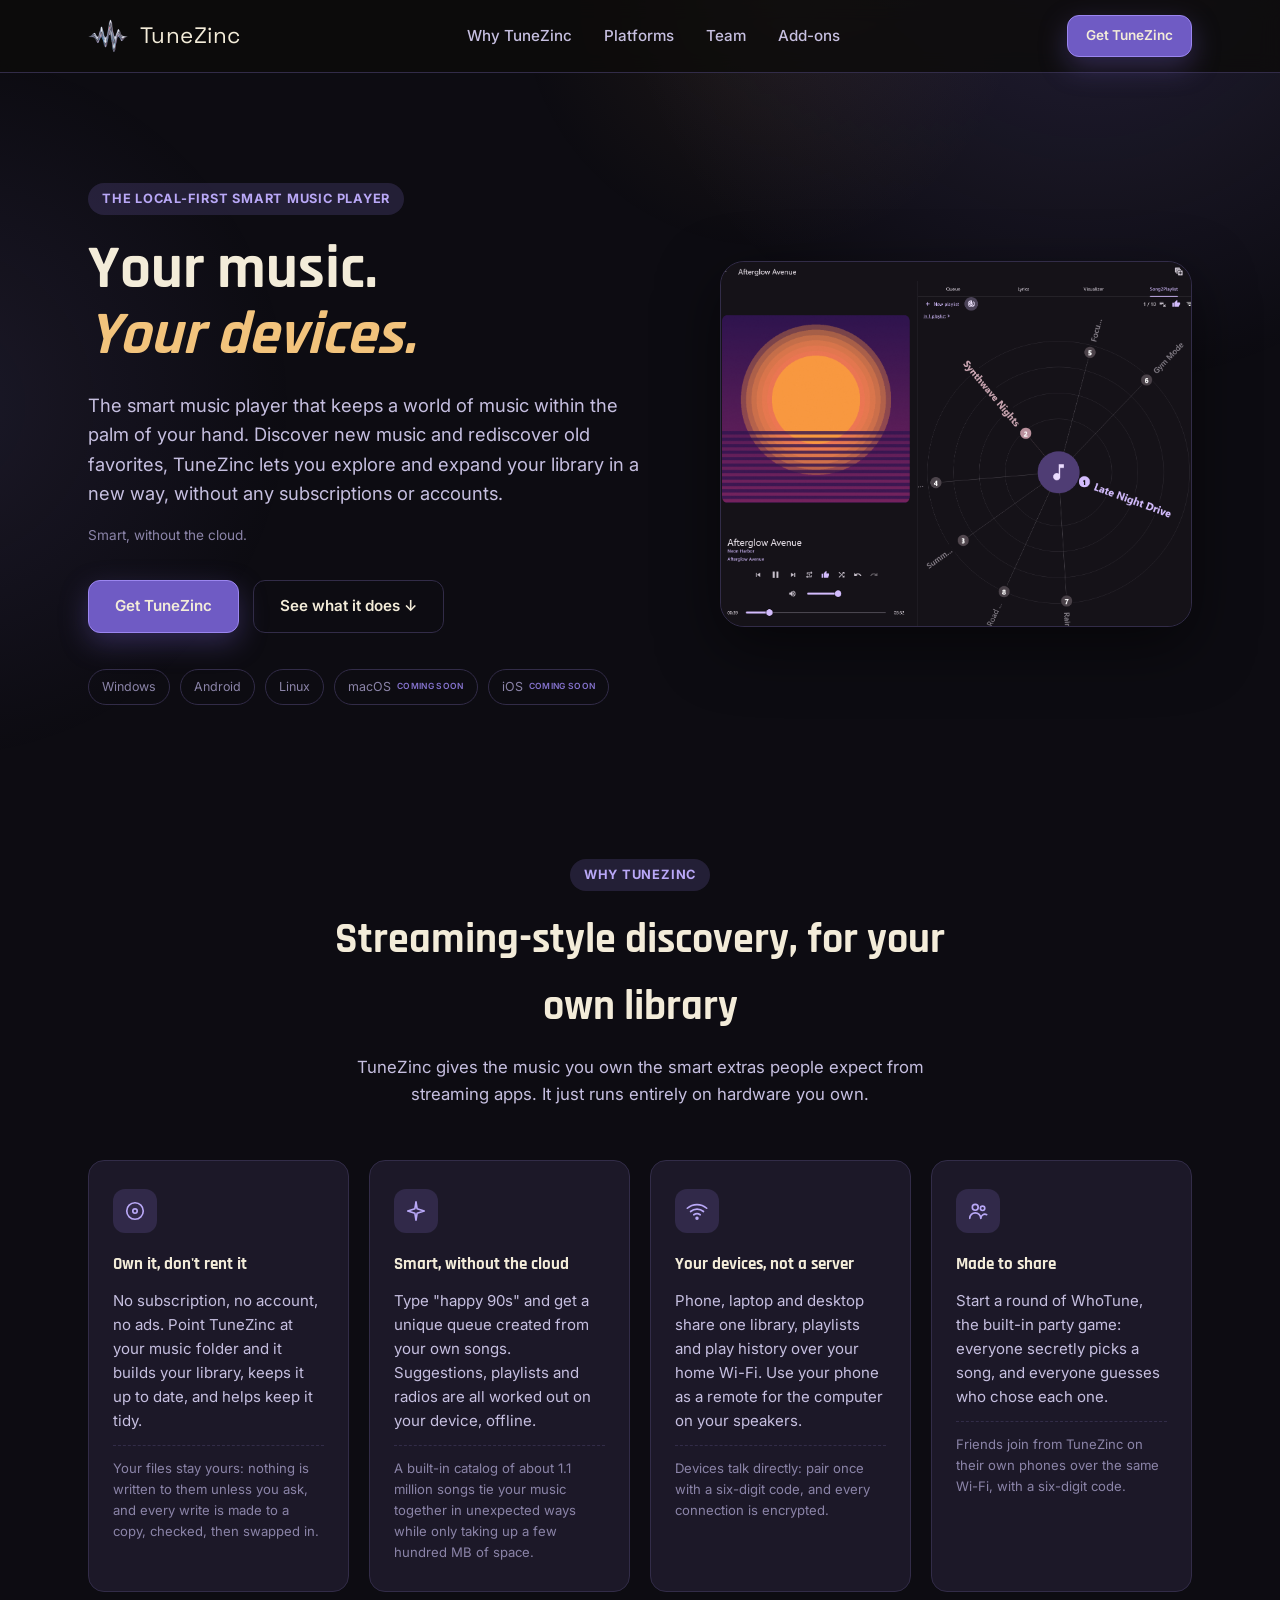
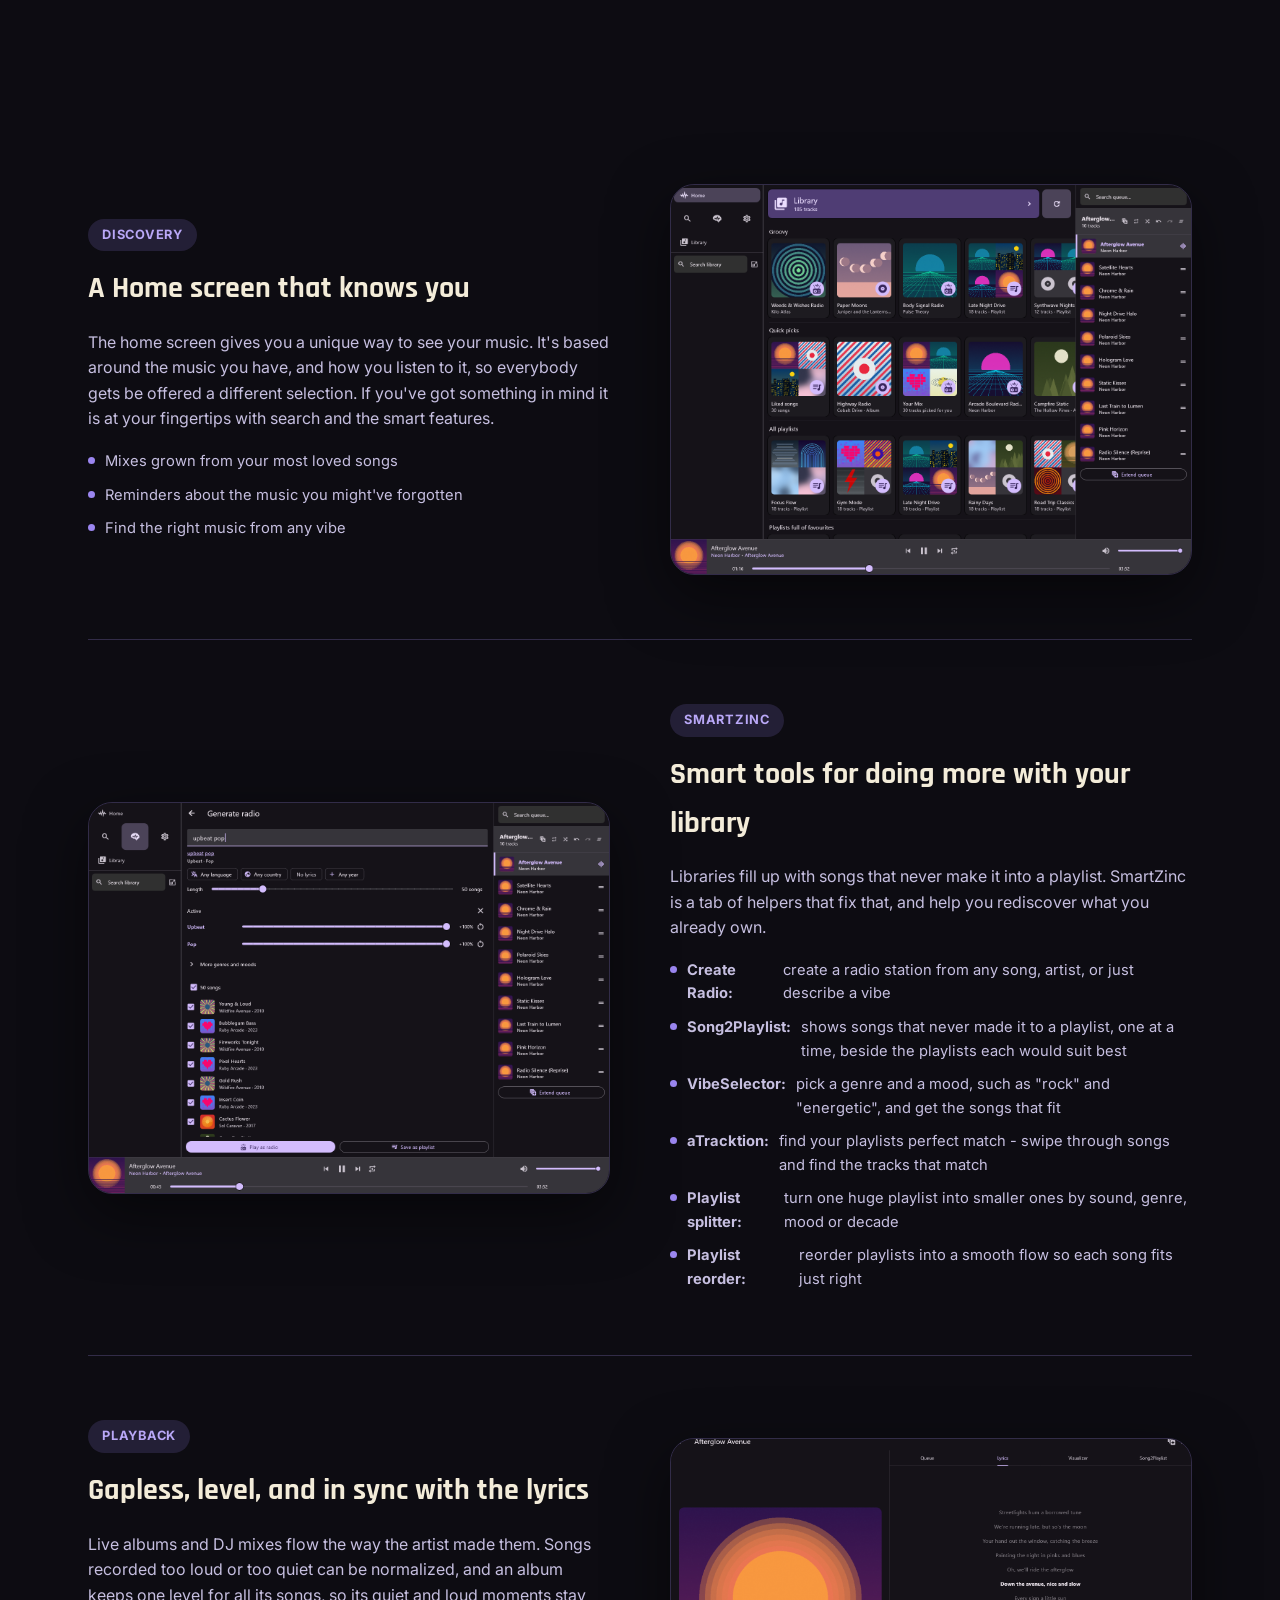
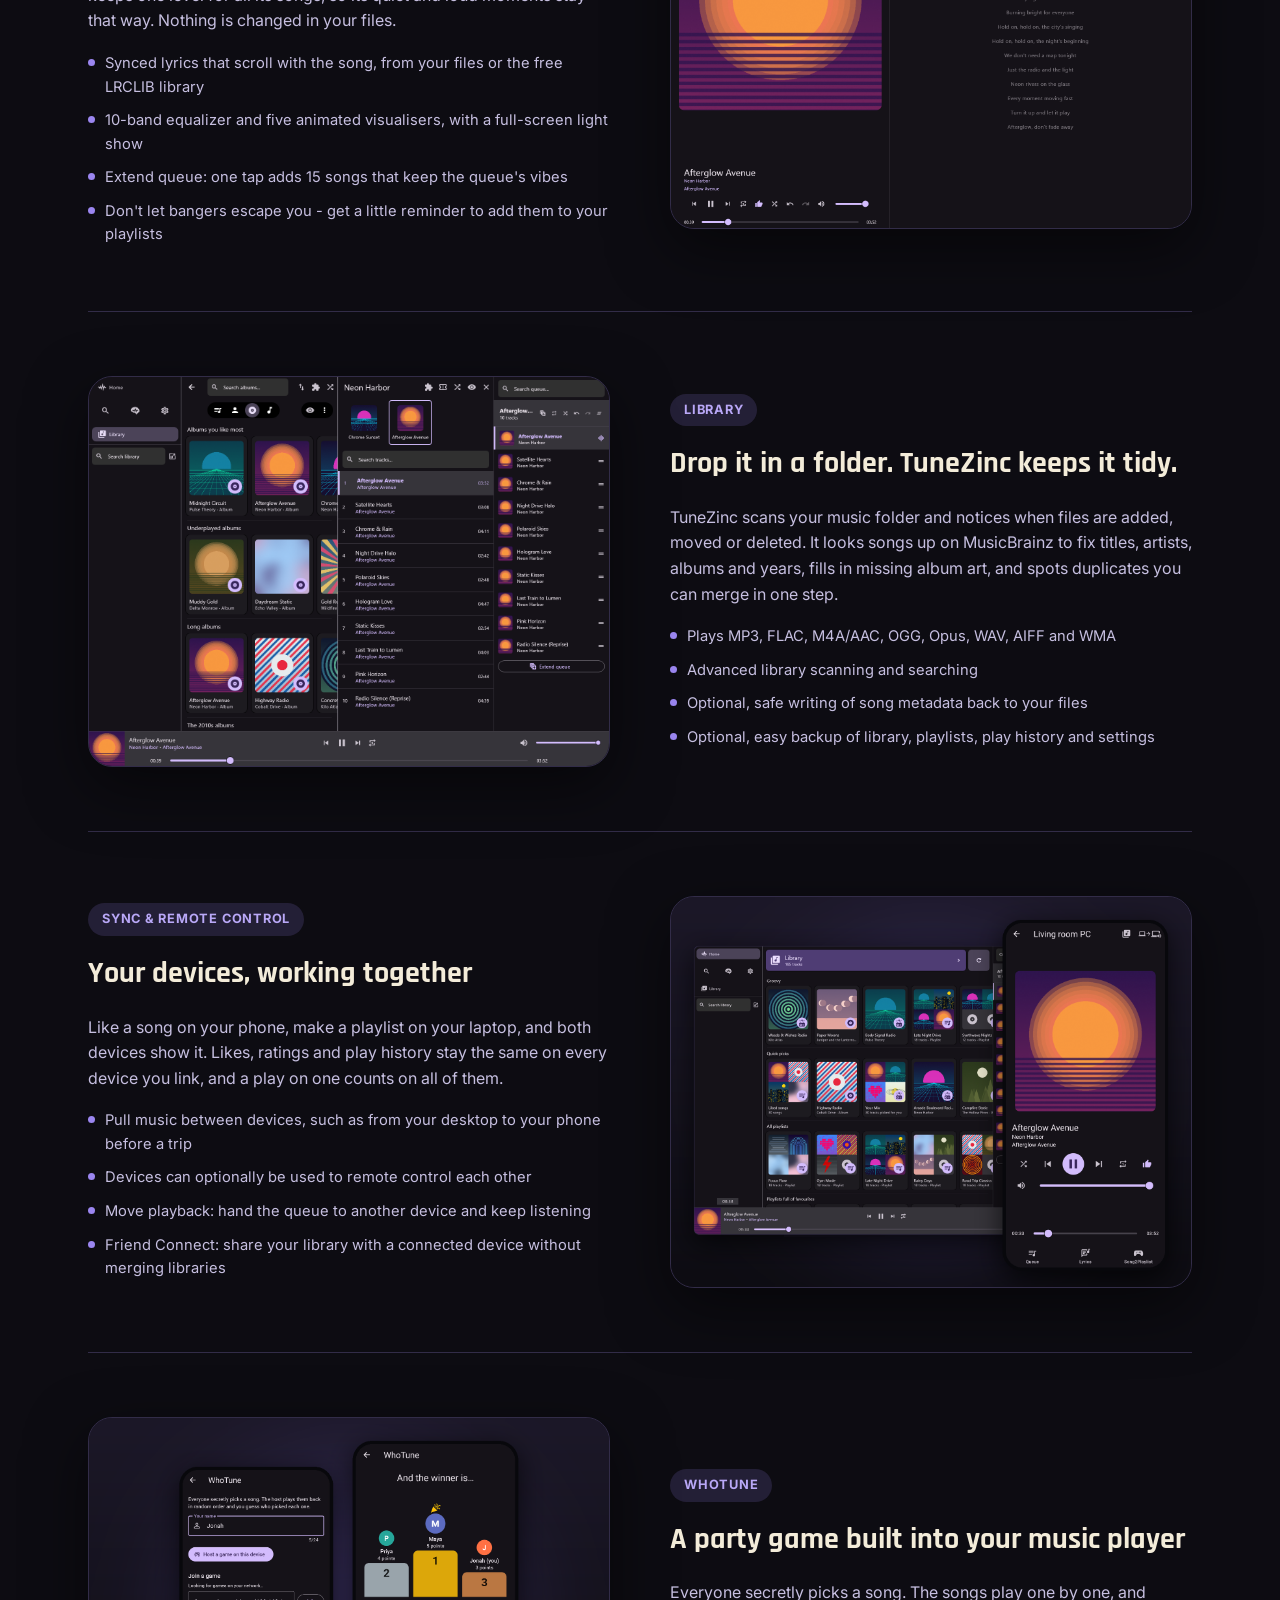
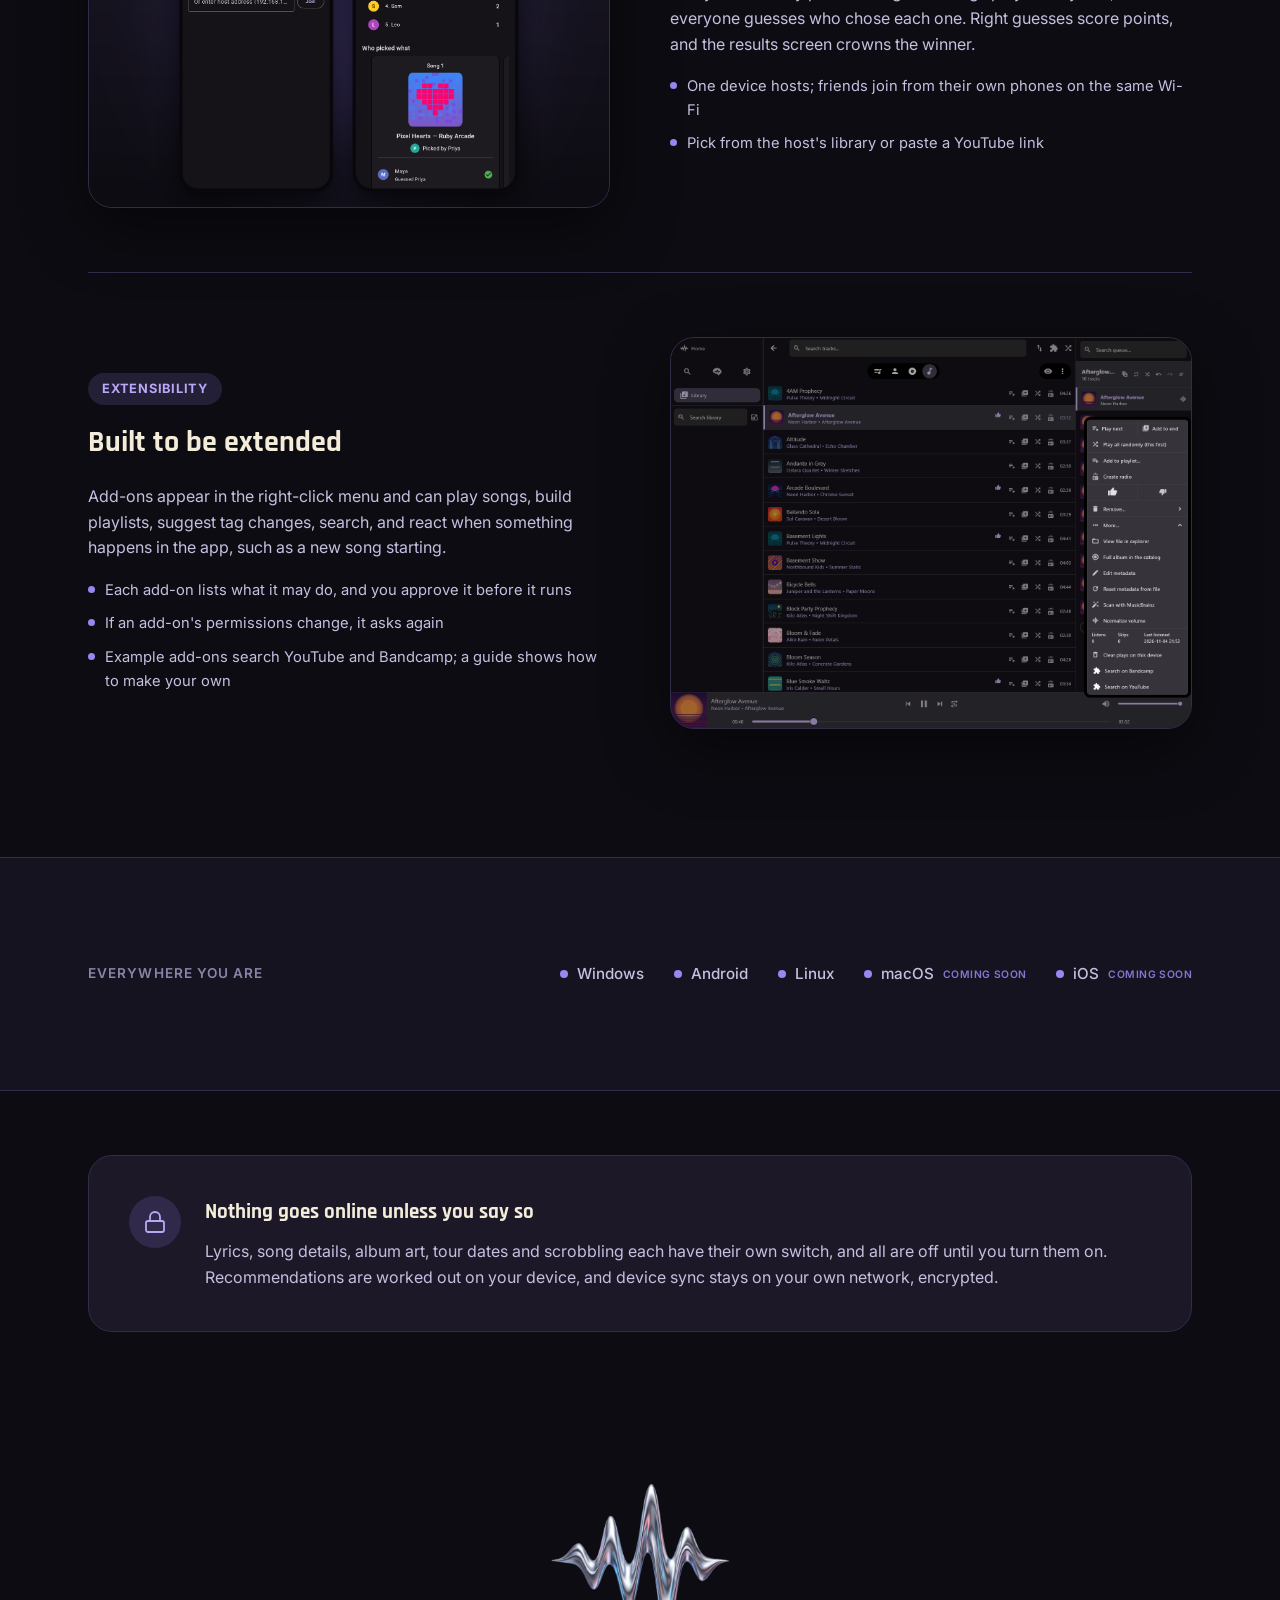
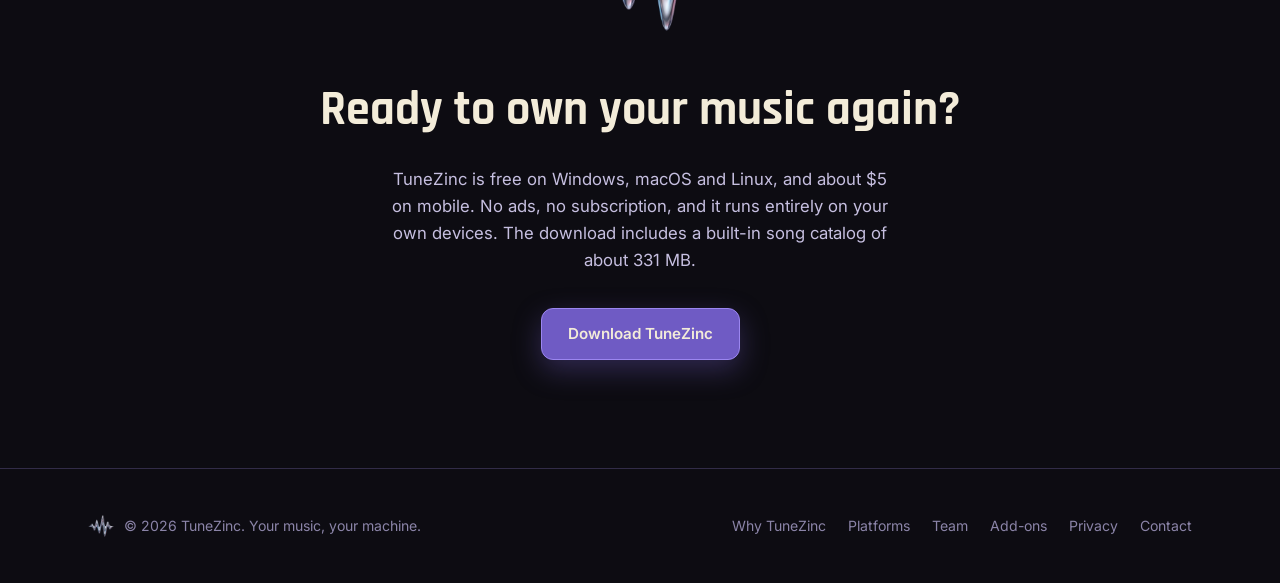
<file: index.html>
<!doctype html>
<html lang="en">
<head>
<meta charset="UTF-8" />
<meta name="viewport" content="width=device-width, initial-scale=1.0" />
<title>TuneZinc — Your music. Your devices.</title>
<meta name="description" content="TuneZinc is the smart music player - streaming-style discovery, radios and encrypted device sync on Windows, Android and Linux, with no subscription or cloud account." />
<link rel="icon" href="assets/logo/app_icon_32.png" />
<link rel="preconnect" href="https://fonts.googleapis.com">
<link href="https://fonts.googleapis.com/css2?family=Space+Grotesk:wght@500;600;700&family=Rajdhani:wght@500;600;700&family=Inter:wght@400;500;600;700&display=swap" rel="stylesheet">
<link rel="stylesheet" href="styles.css" />
</head>
<body data-home="true">

<div id="nav-mount"></div>

<header class="hero" id="top">
  <div class="wrap">
    <div class="hero-copy">
      <span class="eyebrow">The local-first smart music player</span>
      <h1>Your music.<br /><em>Your devices.</em></h1>
      <p class="lead">The smart music player that keeps a world of music within the palm of your hand. Discover new music and rediscover old favorites, TuneZinc lets you explore and expand your library in a new way, without any subscriptions or accounts.</p>
      <p class="tech-aside">Smart, without the cloud.</p>
      <div class="hero-actions">
        <a class="btn btn-primary" href="#cta">Get TuneZinc</a>
        <a class="btn btn-ghost" href="#why">See what it does ↓</a>
      </div>
      <div class="platform-badges">
        <span class="badge">Windows</span>
        <span class="badge">Android</span>
        <span class="badge">Linux</span>
        <span class="badge">macOS <em class="soon">Coming soon</em></span>
        <span class="badge">iOS <em class="soon">Coming soon</em></span>
      </div>
    </div>
    <div class="shot-placeholder hero-shot reveal has-shot">
      <img src="assets/screens/playback.png" alt="TuneZinc Now Playing on desktop: album art beside synced lyrics, with the current line highlighted" width="1600" height="1240" />
    </div>
  </div>
</header>

<section id="why">
  <div class="wrap">
    <div class="section-head reveal">
      <span class="eyebrow">Why TuneZinc</span>
      <h2>Streaming-style discovery, for your own library</h2>
      <p>TuneZinc gives the music you own the smart extras people expect from streaming apps. It just runs entirely on hardware you own.</p>
    </div>
    <div class="why-grid">
      <div class="why-card reveal">
        <div class="icon">
          <svg viewBox="0 0 24 24" fill="none" stroke="currentColor" stroke-width="1.8" stroke-linecap="round" stroke-linejoin="round"><circle cx="12" cy="12" r="9"/><circle cx="12" cy="12" r="2.4"/></svg>
        </div>
        <h3>Own it, don't rent it</h3>
        <p>No subscription, no account, no ads. Point TuneZinc at your music folder and it builds your library, keeps it up to date, and helps keep it tidy.</p>
        <p class="tech-note">Your files stay yours: nothing is written to them unless you ask, and every write is made to a copy, checked, then swapped in.</p>
      </div>
      <div class="why-card reveal">
        <div class="icon">
          <svg viewBox="0 0 24 24" fill="none" stroke="currentColor" stroke-width="1.8" stroke-linecap="round" stroke-linejoin="round"><path d="M12 2 13.2 9.5 21 12 13.2 14.5 12 22 10.8 14.5 3 12 10.8 9.5 12 2Z"/></svg>
        </div>
        <h3>Smart, without the cloud</h3>
        <p>Type "happy 90s" and get a unique queue created from your own songs. Suggestions, playlists and radios are all worked out on your device, offline.</p>
        <p class="tech-note">A built-in catalog of about 1.1 million songs tie your music together in unexpected ways while only taking up a few hundred MB of space.</p>
      </div>
      <div class="why-card reveal">
        <div class="icon">
          <svg viewBox="0 0 24 24" fill="none" stroke="currentColor" stroke-width="1.8" stroke-linecap="round" stroke-linejoin="round"><path d="M5 12.55a11 11 0 0 1 14.08 0"/><path d="M1.42 9a16 16 0 0 1 21.16 0"/><path d="M8.53 16.11a6 6 0 0 1 6.95 0"/><circle cx="12" cy="20" r="1"/></svg>
        </div>
        <h3>Your devices, not a server</h3>
        <p>Phone, laptop and desktop share one library, playlists and play history over your home Wi-Fi. Use your phone as a remote for the computer on your speakers.</p>
        <p class="tech-note">Devices talk directly: pair once with a six-digit code, and every connection is encrypted.</p>
      </div>
      <div class="why-card reveal">
        <div class="icon">
          <svg viewBox="0 0 24 24" fill="none" stroke="currentColor" stroke-width="1.8" stroke-linecap="round" stroke-linejoin="round"><circle cx="9" cy="8" r="3.2"/><circle cx="17" cy="9" r="2.4"/><path d="M3 20a6 6 0 0 1 12 0"/><path d="M15 20a4.5 4.5 0 0 1 6.5-4"/></svg>
        </div>
        <h3>Made to share</h3>
        <p>Start a round of WhoTune, the built-in party game: everyone secretly picks a song, and everyone guesses who chose each one.</p>
        <p class="tech-note">Friends join from TuneZinc on their own phones over the same Wi-Fi, with a six-digit code.</p>
      </div>
    </div>
  </div>
</section>

<section id="library">
  <div class="wrap">
    <div class="feature-row reveal">
      <div class="feature-copy">
        <span class="eyebrow">Discovery</span>
        <h3>A Home screen that knows you</h3>
        <p>The home screen gives you a unique way to see your music. It's based around the music you have, and how you listen to it, so everybody gets be offered a different selection. If you've got something in mind it is at your fingertips with search and the smart features. </p>
        <ul>
          <li>Mixes grown from your most loved songs</li>
          <li>Reminders about the music you might've forgotten</li>
          <li>Find the right music from any vibe</li>
        </ul>
      </div>
      <div class="shot-placeholder feature-shot has-shot">
        <img src="assets/screens/home.png" alt="TuneZinc Home screen with rows of radios, quick picks and playlists, and the queue panel beside it" loading="lazy" />
      </div>
    </div>

    <div class="feature-row reverse reveal" id="smartzinc">
      <div class="feature-copy">
        <span class="eyebrow">SmartZinc</span>
        <h3>Smart tools for doing more with your library</h3>
        <p>Libraries fill up with songs that never make it into a playlist. SmartZinc is a tab of helpers that fix that, and help you rediscover what you already own.</p>
        <ul>
          <li><strong>Create Radio:</strong> create a radio station from any song, artist, or just describe a vibe</li>
          <li><strong>Song2Playlist:</strong> shows songs that never made it to a playlist, one at a time, beside the playlists each would suit best</li>
          <li><strong>VibeSelector:</strong> pick a genre and a mood, such as "rock" and "energetic", and get the songs that fit</li>
          <li><strong>aTracktion:</strong> find your playlists perfect match - swipe through songs and find the tracks that match</li>
          <li><strong>Playlist splitter:</strong> turn one huge playlist into smaller ones by sound, genre, mood or decade</li>
          <li><strong>Playlist reorder:</strong> reorder playlists into a smooth flow so each song fits just right</li>
        </ul>
      </div>
      <div class="shot-placeholder feature-shot has-shot">
        <img src="assets/screens/smartzinc.png" alt="Song2Playlist radar view showing an unfiled song and the playlists it would suit best" loading="lazy" />
      </div>
    </div>

    <div class="feature-row reveal" id="playback">
      <div class="feature-copy">
        <span class="eyebrow">Playback</span>
        <h3>Gapless, level, and in sync with the lyrics</h3>
        <p>Live albums and DJ mixes flow the way the artist made them. Songs recorded too loud or too quiet can be normalized, and an album keeps one level for all its songs, so its quiet and loud moments stay that way. Nothing is changed in your files.</p>
        <ul>
          <li>Synced lyrics that scroll with the song, from your files or the free LRCLIB library</li>
          <li>10-band equalizer and five animated visualisers, with a full-screen light show</li>
          <li>Extend queue: one tap adds 15 songs that keep the queue's vibes</li>
          <li>Don't let bangers escape you - get a little reminder to add them to your playlists</li>
        </ul>
      </div>
      <div class="shot-placeholder feature-shot has-shot">
        <img src="assets/screens/now-playing.png" alt="Now Playing with the Song2Playlist tab open, showing which playlists the song is in" loading="lazy" />
      </div>
    </div>

    <div class="feature-row reverse reveal">
      <div class="feature-copy">
        <span class="eyebrow">Library</span>
        <h3>Drop it in a folder. TuneZinc keeps it tidy.</h3>
        <p>TuneZinc scans your music folder and notices when files are added, moved or deleted. It looks songs up on MusicBrainz to fix titles, artists, albums and years, fills in missing album art, and spots duplicates you can merge in one step.</p>
        <ul>
          <li>Plays MP3, FLAC, M4A/AAC, OGG, Opus, WAV, AIFF and WMA</li>
          <li>Advanced library scanning and searching</li>
          <li>Optional, safe writing of song metadata back to your files</li>
          <li>Optional, easy backup of library, playlists, play history and settings</li>
        </ul>
      </div>
      <div class="shot-placeholder feature-shot has-shot">
        <img src="assets/screens/library.png" alt="TuneZinc Albums view with album tiles and an album's track list open in a detail panel" loading="lazy" />
      </div>
    </div>

    <div class="feature-row reveal" id="sync">
      <div class="feature-copy">
        <span class="eyebrow">Sync &amp; Remote Control</span>
        <h3>Your devices, working together</h3>
        <p>Like a song on your phone, make a playlist on your laptop, and both devices show it. Likes, ratings and play history stay the same on every device you link, and a play on one counts on all of them.</p>
        <ul>
          <li>Pull music between devices, such as from your desktop to your phone before a trip</li>
          <li>Devices can optionally be used to remote control each other</li>
          <li>Move playback: hand the queue to another device and keep listening</li>
          <li>Friend Connect: share your library with a connected device without merging libraries</li>
        </ul>
      </div>
      <div class="shot-placeholder feature-shot has-shot">
        <img src="assets/screens/remote-control.png" alt="A phone remote-controlling TuneZinc on a living room PC" loading="lazy" />
      </div>
    </div>

    <div class="feature-row reverse reveal" id="whotune">
      <div class="feature-copy">
        <span class="eyebrow">WhoTune</span>
        <h3>A party game built into your music player</h3>
        <p>Everyone secretly picks a song. The songs play one by one, and everyone guesses who chose each one. Right guesses score points, and the results screen crowns the winner.</p>
        <ul>
          <li>One device hosts; friends join from their own phones on the same Wi-Fi</li>
          <li>Pick from the host's library or paste a YouTube link</li>
        </ul>
      </div>
      <div class="shot-placeholder feature-shot has-shot">
        <img src="assets/screens/whotune.png" alt="WhoTune party game on two phones: joining a game, and the results podium crowning the winner" loading="lazy" />
      </div>
    </div>

    <div class="feature-row reveal">
      <div class="feature-copy">
        <span class="eyebrow">Extensibility</span>
        <h3>Built to be extended</h3>
        <p>Add-ons appear in the right-click menu and can play songs, build playlists, suggest tag changes, search, and react when something happens in the app, such as a new song starting.</p>
        <ul>
          <li>Each add-on lists what it may do, and you approve it before it runs</li>
          <li>If an add-on's permissions change, it asks again</li>
          <li>Example add-ons search YouTube and Bandcamp; a guide shows how to make your own</li>
        </ul>
      </div>
      <div class="shot-placeholder feature-shot has-shot">
        <img src="assets/screens/addons.png" alt="Right-click menu on a track with add-on entries for searching Bandcamp and YouTube" loading="lazy" />
      </div>
    </div>
  </div>
</section>

<section class="platform-strip" id="platforms">
  <div class="wrap">
    <h4>Everywhere you are</h4>
    <ul class="platform-list">
      <li><span class="dot"></span>Windows</li>
      <li><span class="dot"></span>Android</li>
      <li><span class="dot"></span>Linux</li>
      <li><span class="dot"></span>macOS <em class="soon">Coming soon</em></li>
      <li><span class="dot"></span>iOS <em class="soon">Coming soon</em></li>
    </ul>
  </div>
</section>

<section>
  <div class="wrap">
    <div class="trust reveal">
      <div class="icon">
        <svg viewBox="0 0 24 24" fill="none" stroke="currentColor" stroke-width="1.8" stroke-linecap="round" stroke-linejoin="round"><rect x="3" y="11" width="18" height="11" rx="2"/><path d="M7 11V7a5 5 0 0 1 10 0v4"/></svg>
      </div>
      <div>
        <h3>Nothing goes online unless you say so</h3>
        <p>Lyrics, song details, album art, tour dates and scrobbling each have their own switch, and all are off until you turn them on. Recommendations are worked out on your device, and device sync stays on your own network, encrypted.</p>
      </div>
    </div>
  </div>
</section>

<section class="cta-band" id="cta">
  <div class="wrap">
    <img class="cta-logo" src="assets/logo/app_icon_512.png" alt="TuneZinc" />
    <h2>Ready to own your music again?</h2>
    <p>TuneZinc is free on Windows, macOS and Linux, and about $5 on mobile. No ads, no subscription, and it runs entirely on your own devices. The download includes a built-in song catalog of about 331 MB.</p>
    <div class="hero-actions">
      <a class="btn btn-primary" href="#">Download TuneZinc</a>
    </div>
  </div>
</section>

<div id="footer-mount"></div>

<script src="script.js"></script>
</body>
</html>
</file>
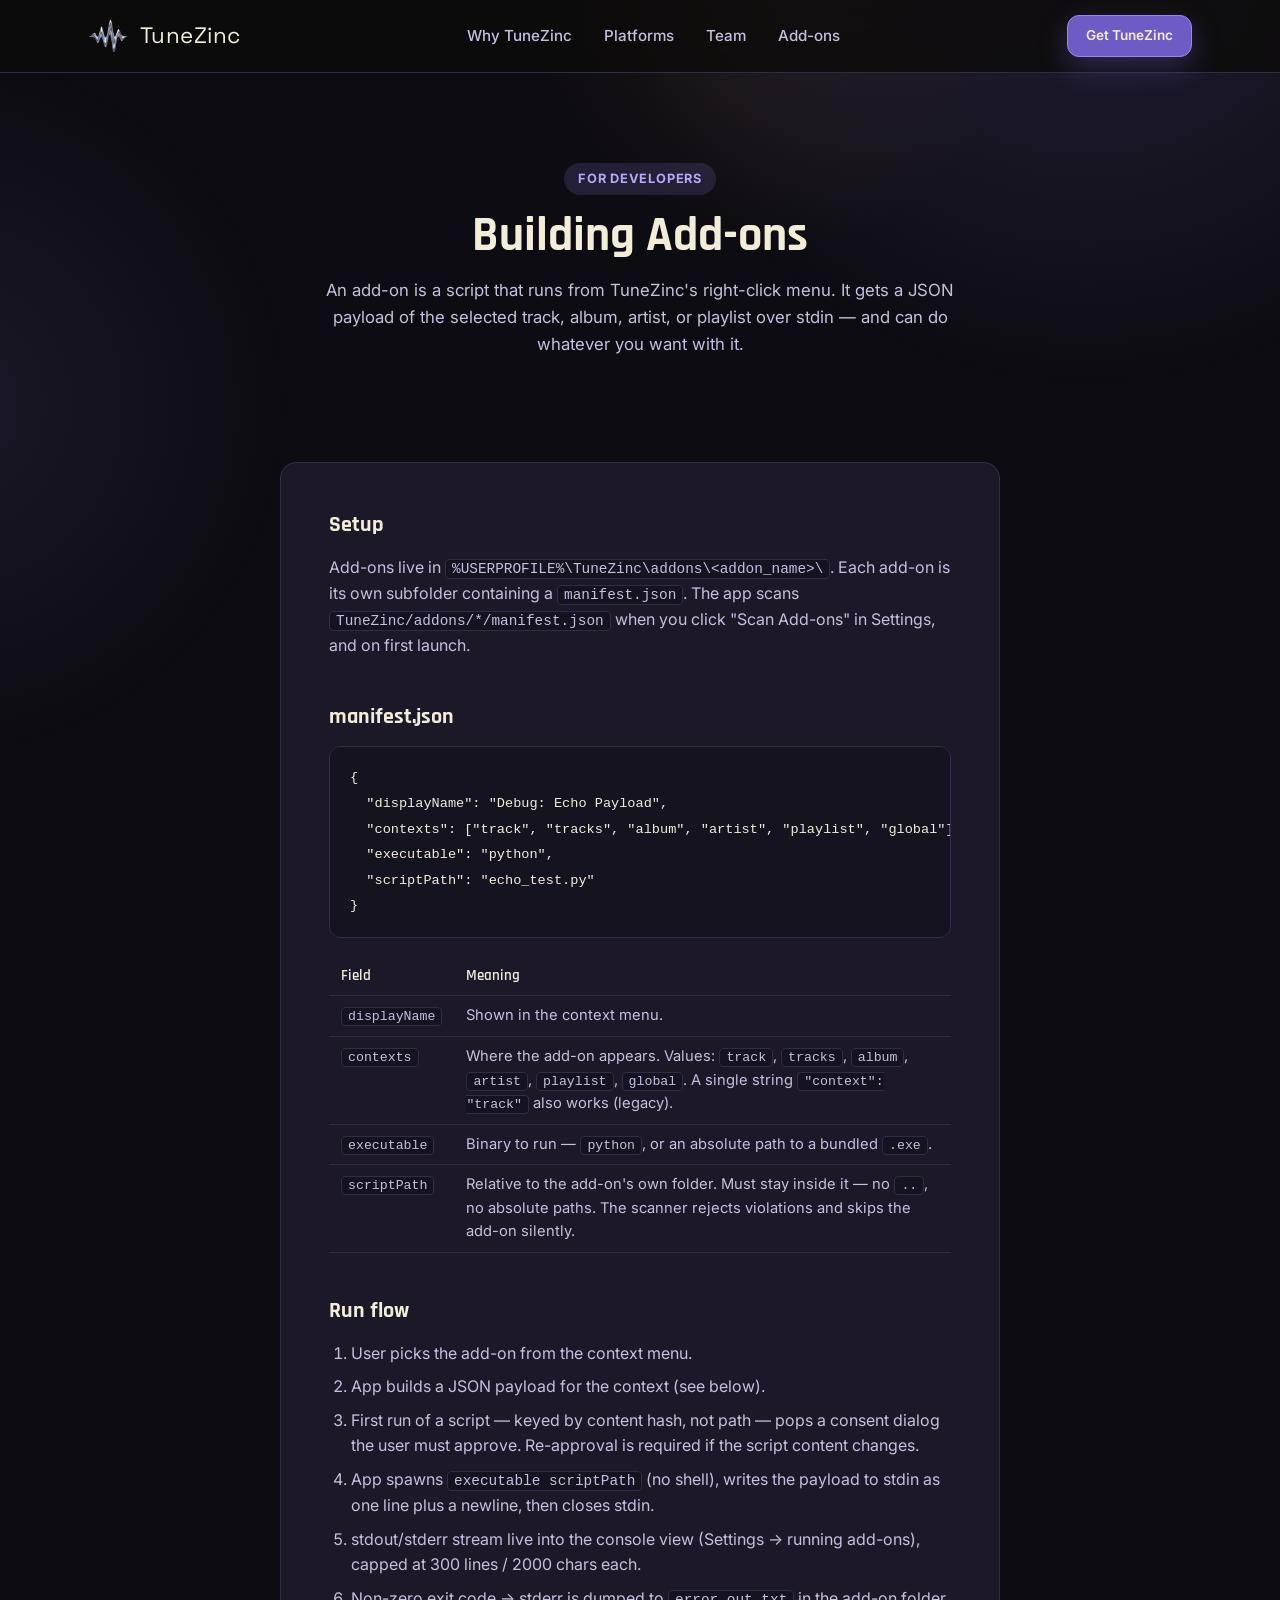
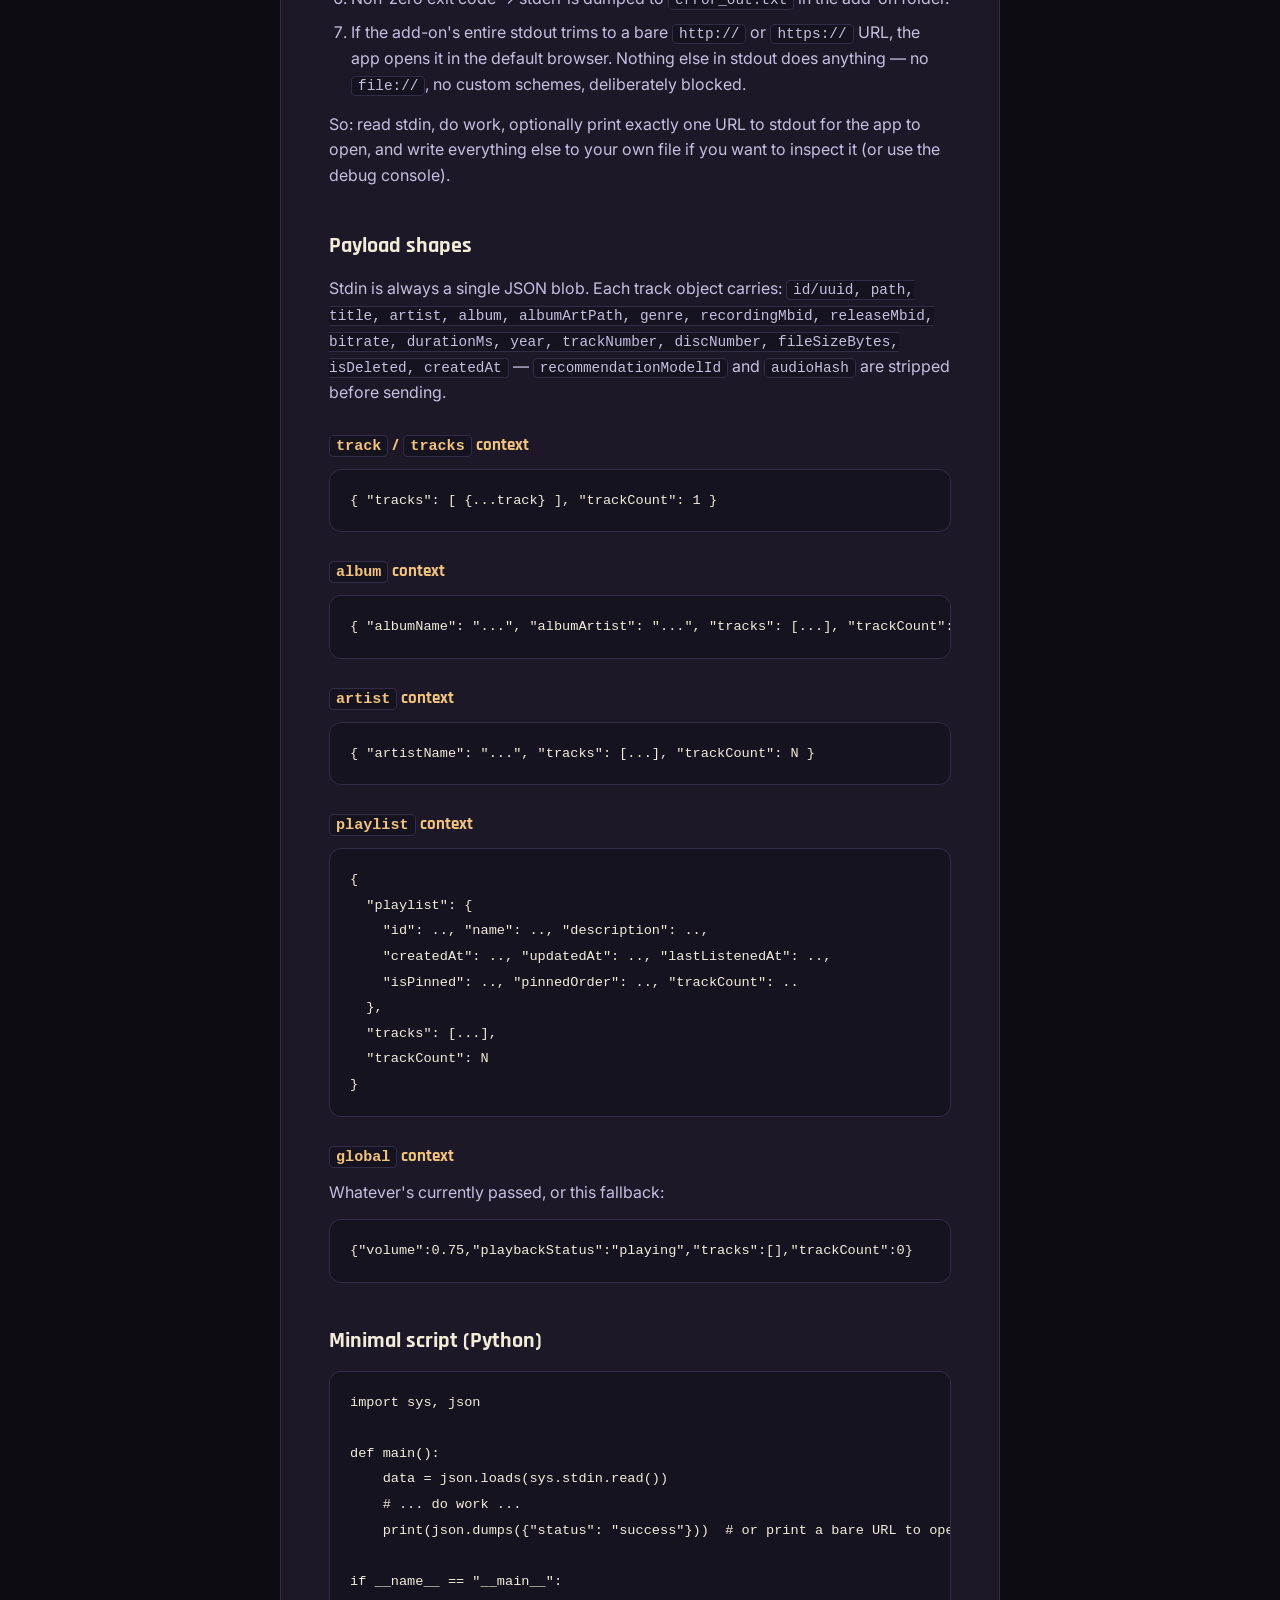
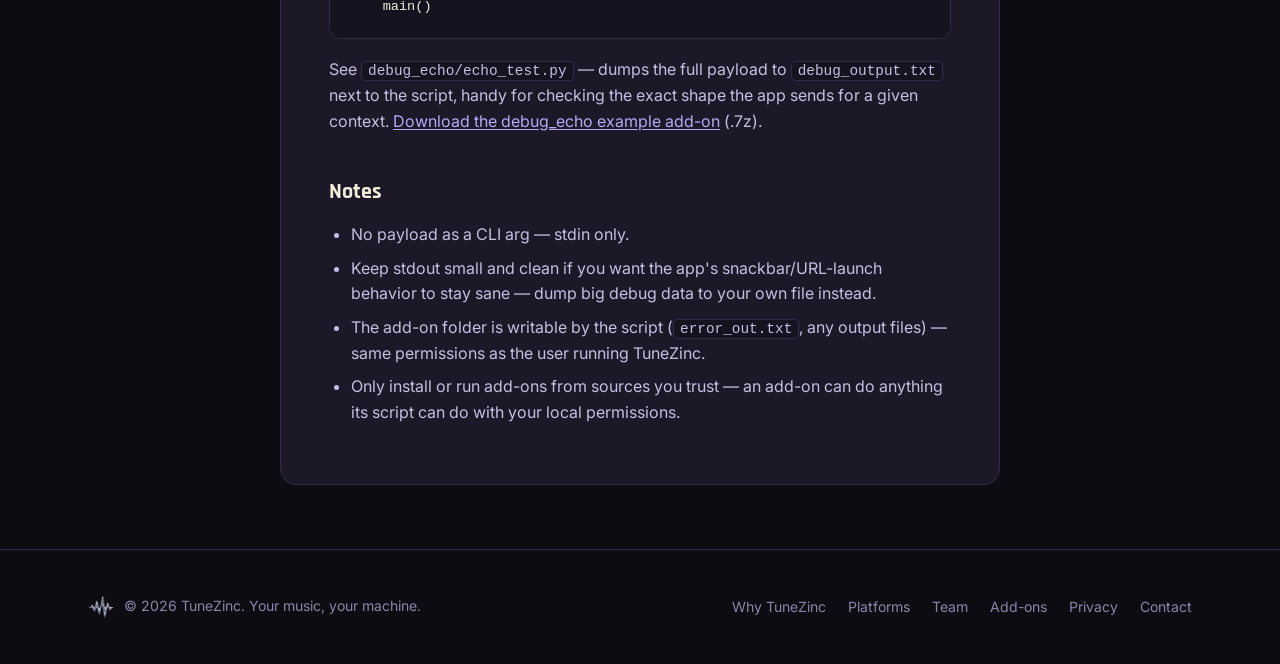
<file: addons.html>
<!doctype html>
<html lang="en">
<head>
<meta charset="UTF-8" />
<meta name="viewport" content="width=device-width, initial-scale=1.0" />
<title>Add-on Development — TuneZinc</title>
<meta name="description" content="Build add-ons for TuneZinc — scripts triggered from the right-click menu that receive a JSON payload of the selected track, album, artist, or playlist." />
<link rel="icon" href="assets/logo/app_icon_32.png" />
<link rel="preconnect" href="https://fonts.googleapis.com">
<link href="https://fonts.googleapis.com/css2?family=Space+Grotesk:wght@500;600;700&family=Rajdhani:wght@500;600;700&family=Inter:wght@400;500;600;700&display=swap" rel="stylesheet">
<link rel="stylesheet" href="styles.css?v=2" />
</head>
<body>

<div id="nav-mount"></div>

<header class="hero team-hero" id="top">
  <div class="wrap">
    <div class="section-head reveal" style="margin: 0 auto;">
      <span class="eyebrow">For developers</span>
      <h1>Building Add-ons</h1>
      <p>An add-on is a script that runs from TuneZinc's right-click menu. It gets a JSON payload of the selected track, album, artist, or playlist over stdin — and can do whatever you want with it.</p>
    </div>
  </div>
</header>

<section>
  <div class="wrap">
    <div class="legal reveal">

      <h2>Setup</h2>
      <p>Add-ons live in <code>%USERPROFILE%\TuneZinc\addons\&lt;addon_name&gt;\</code>. Each add-on is its own subfolder containing a <code>manifest.json</code>. The app scans <code>TuneZinc/addons/*/manifest.json</code> when you click "Scan Add-ons" in Settings, and on first launch.</p>

      <h2>manifest.json</h2>
      <pre><code>{
  "displayName": "Debug: Echo Payload",
  "contexts": ["track", "tracks", "album", "artist", "playlist", "global"],
  "executable": "python",
  "scriptPath": "echo_test.py"
}</code></pre>

      <table>
        <tr><th>Field</th><th>Meaning</th></tr>
        <tr><td><code>displayName</code></td><td>Shown in the context menu.</td></tr>
        <tr><td><code>contexts</code></td><td>Where the add-on appears. Values: <code>track</code>, <code>tracks</code>, <code>album</code>, <code>artist</code>, <code>playlist</code>, <code>global</code>. A single string <code>"context": "track"</code> also works (legacy).</td></tr>
        <tr><td><code>executable</code></td><td>Binary to run — <code>python</code>, or an absolute path to a bundled <code>.exe</code>.</td></tr>
        <tr><td><code>scriptPath</code></td><td>Relative to the add-on's own folder. Must stay inside it — no <code>..</code>, no absolute paths. The scanner rejects violations and skips the add-on silently.</td></tr>
      </table>

      <h2>Run flow</h2>
      <ol>
        <li>User picks the add-on from the context menu.</li>
        <li>App builds a JSON payload for the context (see below).</li>
        <li>First run of a script — keyed by content hash, not path — pops a consent dialog the user must approve. Re-approval is required if the script content changes.</li>
        <li>App spawns <code>executable scriptPath</code> (no shell), writes the payload to stdin as one line plus a newline, then closes stdin.</li>
        <li>stdout/stderr stream live into the console view (Settings → running add-ons), capped at 300 lines / 2000 chars each.</li>
        <li>Non-zero exit code → stderr is dumped to <code>error_out.txt</code> in the add-on folder.</li>
        <li>If the add-on's entire stdout trims to a bare <code>http://</code> or <code>https://</code> URL, the app opens it in the default browser. Nothing else in stdout does anything — no <code>file://</code>, no custom schemes, deliberately blocked.</li>
      </ol>
      <p>So: read stdin, do work, optionally print exactly one URL to stdout for the app to open, and write everything else to your own file if you want to inspect it (or use the debug console).</p>

      <h2>Payload shapes</h2>
      <p>Stdin is always a single JSON blob. Each track object carries: <code>id/uuid, path, title, artist, album, albumArtPath, genre, recordingMbid, releaseMbid, bitrate, durationMs, year, trackNumber, discNumber, fileSizeBytes, isDeleted, createdAt</code> — <code>recommendationModelId</code> and <code>audioHash</code> are stripped before sending.</p>

      <h3><code>track</code> / <code>tracks</code> context</h3>
      <pre><code>{ "tracks": [ {...track} ], "trackCount": 1 }</code></pre>

      <h3><code>album</code> context</h3>
      <pre><code>{ "albumName": "...", "albumArtist": "...", "tracks": [...], "trackCount": N }</code></pre>

      <h3><code>artist</code> context</h3>
      <pre><code>{ "artistName": "...", "tracks": [...], "trackCount": N }</code></pre>

      <h3><code>playlist</code> context</h3>
      <pre><code>{
  "playlist": {
    "id": .., "name": .., "description": ..,
    "createdAt": .., "updatedAt": .., "lastListenedAt": ..,
    "isPinned": .., "pinnedOrder": .., "trackCount": ..
  },
  "tracks": [...],
  "trackCount": N
}</code></pre>

      <h3><code>global</code> context</h3>
      <p>Whatever's currently passed, or this fallback:</p>
      <pre><code>{"volume":0.75,"playbackStatus":"playing","tracks":[],"trackCount":0}</code></pre>

      <h2>Minimal script (Python)</h2>
      <pre><code>import sys, json

def main():
    data = json.loads(sys.stdin.read())
    # ... do work ...
    print(json.dumps({"status": "success"}))  # or print a bare URL to open it

if __name__ == "__main__":
    main()</code></pre>
      <p>See <code>debug_echo/echo_test.py</code> — dumps the full payload to <code>debug_output.txt</code> next to the script, handy for checking the exact shape the app sends for a given context. <a href="assets/addons/debug_echo.7z">Download the debug_echo example add-on</a> (.7z).</p>

      <h2>Notes</h2>
      <ul>
        <li>No payload as a CLI arg — stdin only.</li>
        <li>Keep stdout small and clean if you want the app's snackbar/URL-launch behavior to stay sane — dump big debug data to your own file instead.</li>
        <li>The add-on folder is writable by the script (<code>error_out.txt</code>, any output files) — same permissions as the user running TuneZinc.</li>
        <li>Only install or run add-ons from sources you trust — an add-on can do anything its script can do with your local permissions.</li>
      </ul>

    </div>
  </div>
</section>

<div id="footer-mount"></div>

<script src="script.js"></script>
</body>
</html>
</file>
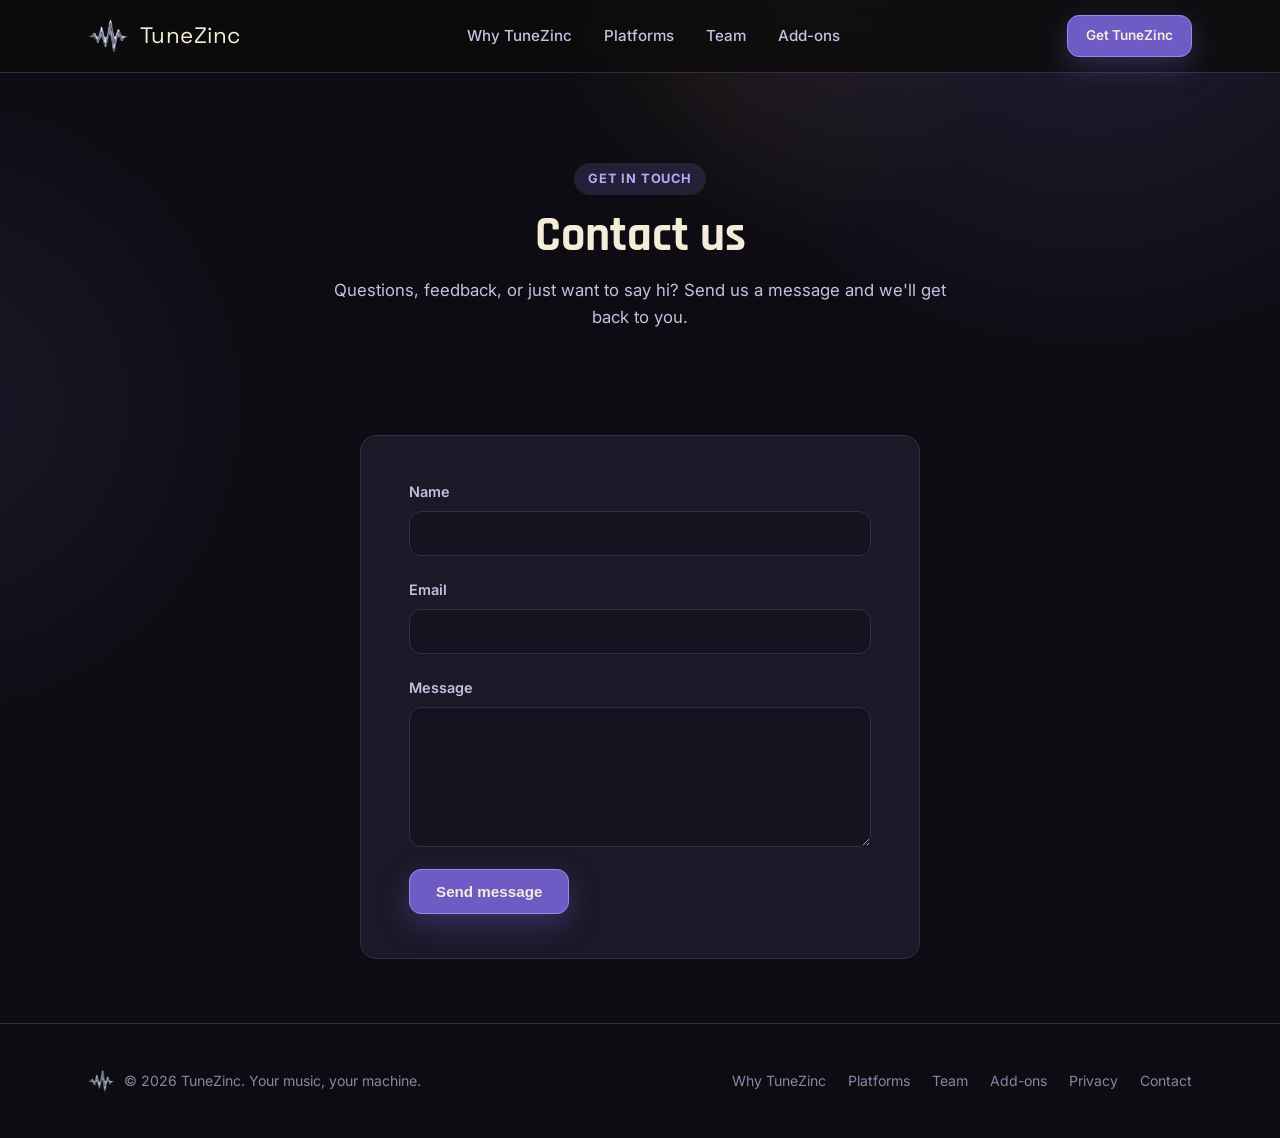
<file: contact.html>
<!doctype html>
<html lang="en">
<head>
<meta charset="UTF-8" />
<meta name="viewport" content="width=device-width, initial-scale=1.0" />
<title>Contact — TuneZinc</title>
<meta name="description" content="Get in touch with the TuneZinc team." />
<link rel="icon" href="assets/logo/app_icon_32.png" />
<link rel="preconnect" href="https://fonts.googleapis.com">
<link href="https://fonts.googleapis.com/css2?family=Space+Grotesk:wght@500;600;700&family=Rajdhani:wght@500;600;700&family=Inter:wght@400;500;600;700&display=swap" rel="stylesheet">
<link rel="stylesheet" href="styles.css?v=2" />
</head>
<body>

<div id="nav-mount"></div>

<header class="hero team-hero" id="top">
  <div class="wrap">
    <div class="section-head reveal" style="margin: 0 auto;">
      <span class="eyebrow">Get in touch</span>
      <h1>Contact us</h1>
      <p>Questions, feedback, or just want to say hi? Send us a message and we'll get back to you.</p>
    </div>
  </div>
</header>

<section>
  <div class="wrap">
    <form class="contact-form reveal" action="https://formspree.io/f/myegwdww" method="POST">
      <div class="form-field">
        <label for="name">Name</label>
        <input type="text" id="name" name="name" required>
      </div>

      <div class="form-field">
        <label for="email">Email</label>
        <input type="email" id="email" name="email" required>
      </div>

      <div class="form-field">
        <label for="message">Message</label>
        <textarea id="message" name="message" rows="6" required></textarea>
      </div>

      <input type="text" name="_gotcha" style="display:none" aria-hidden="true" tabindex="-1" autocomplete="off">

      <button type="submit" class="btn btn-primary">Send message</button>
    </form>
  </div>
</section>

<div id="footer-mount"></div>

<script src="script.js"></script>
</body>
</html>
</file>
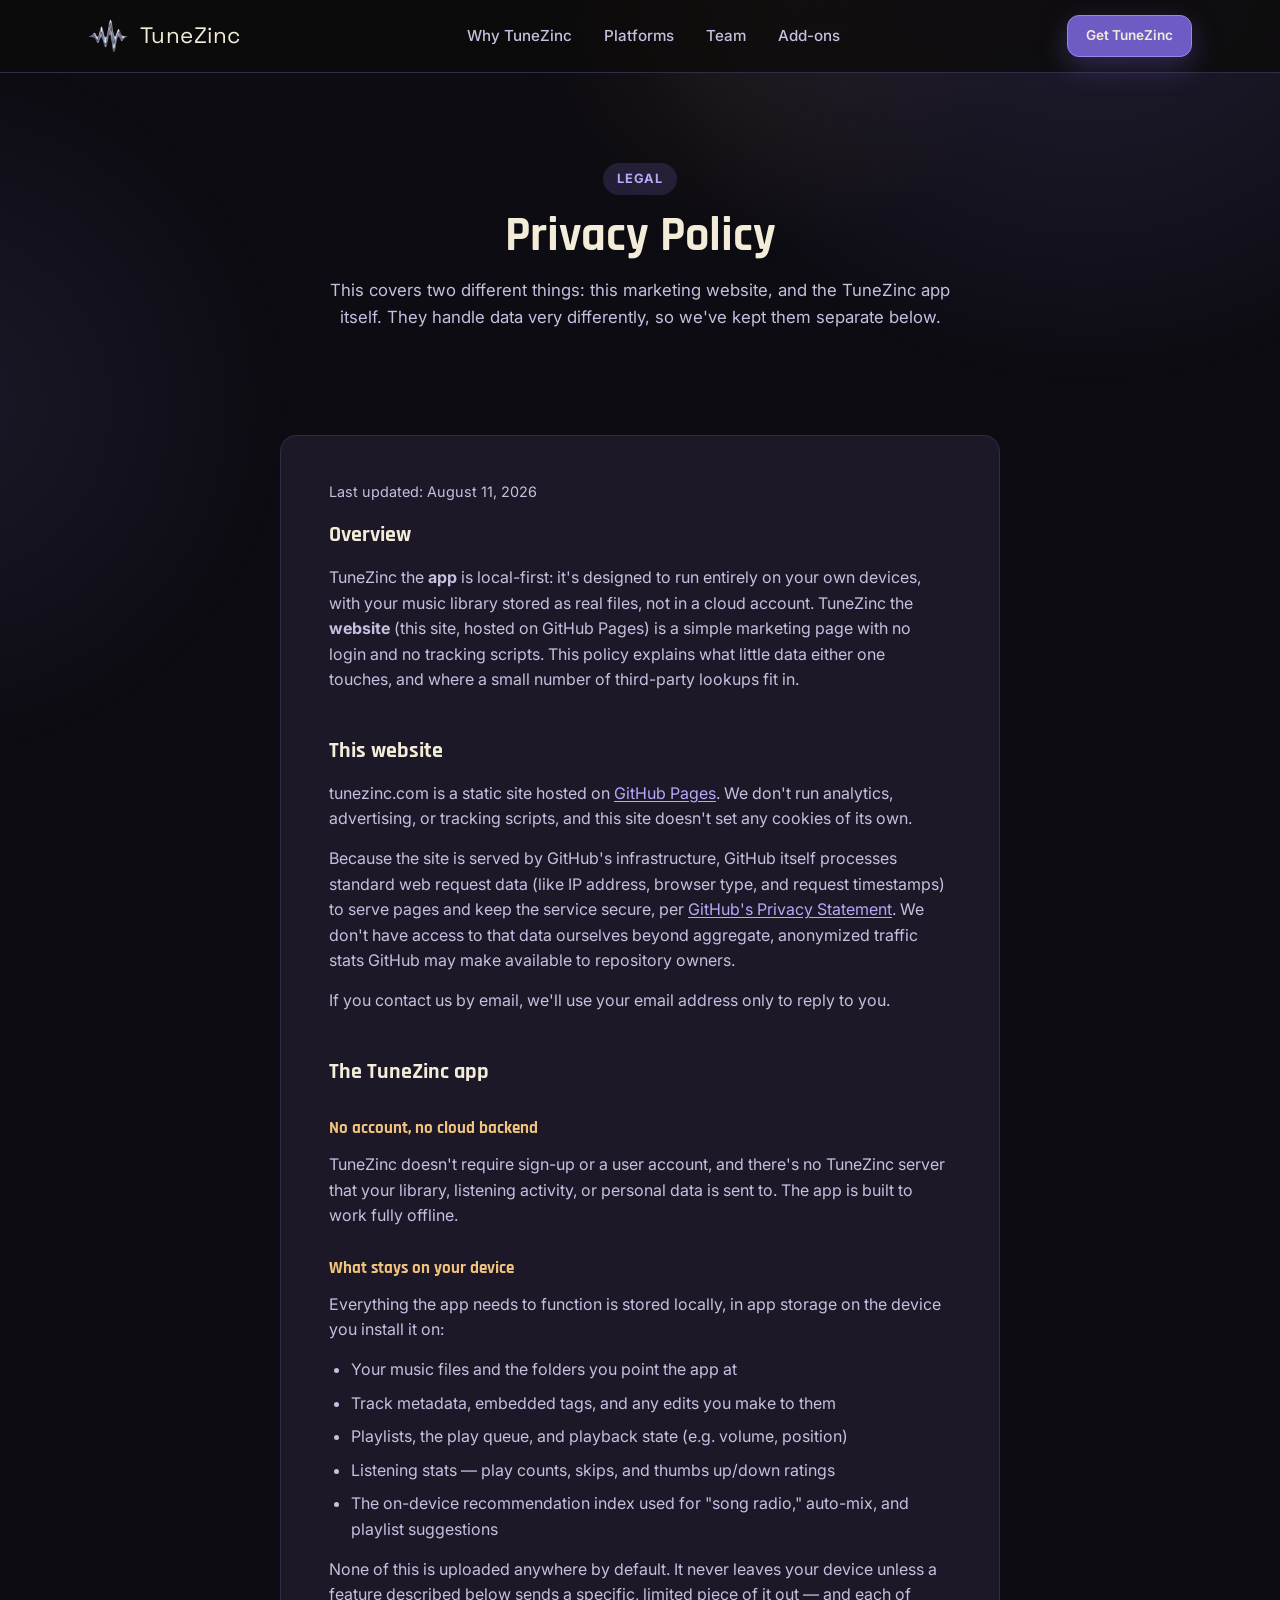
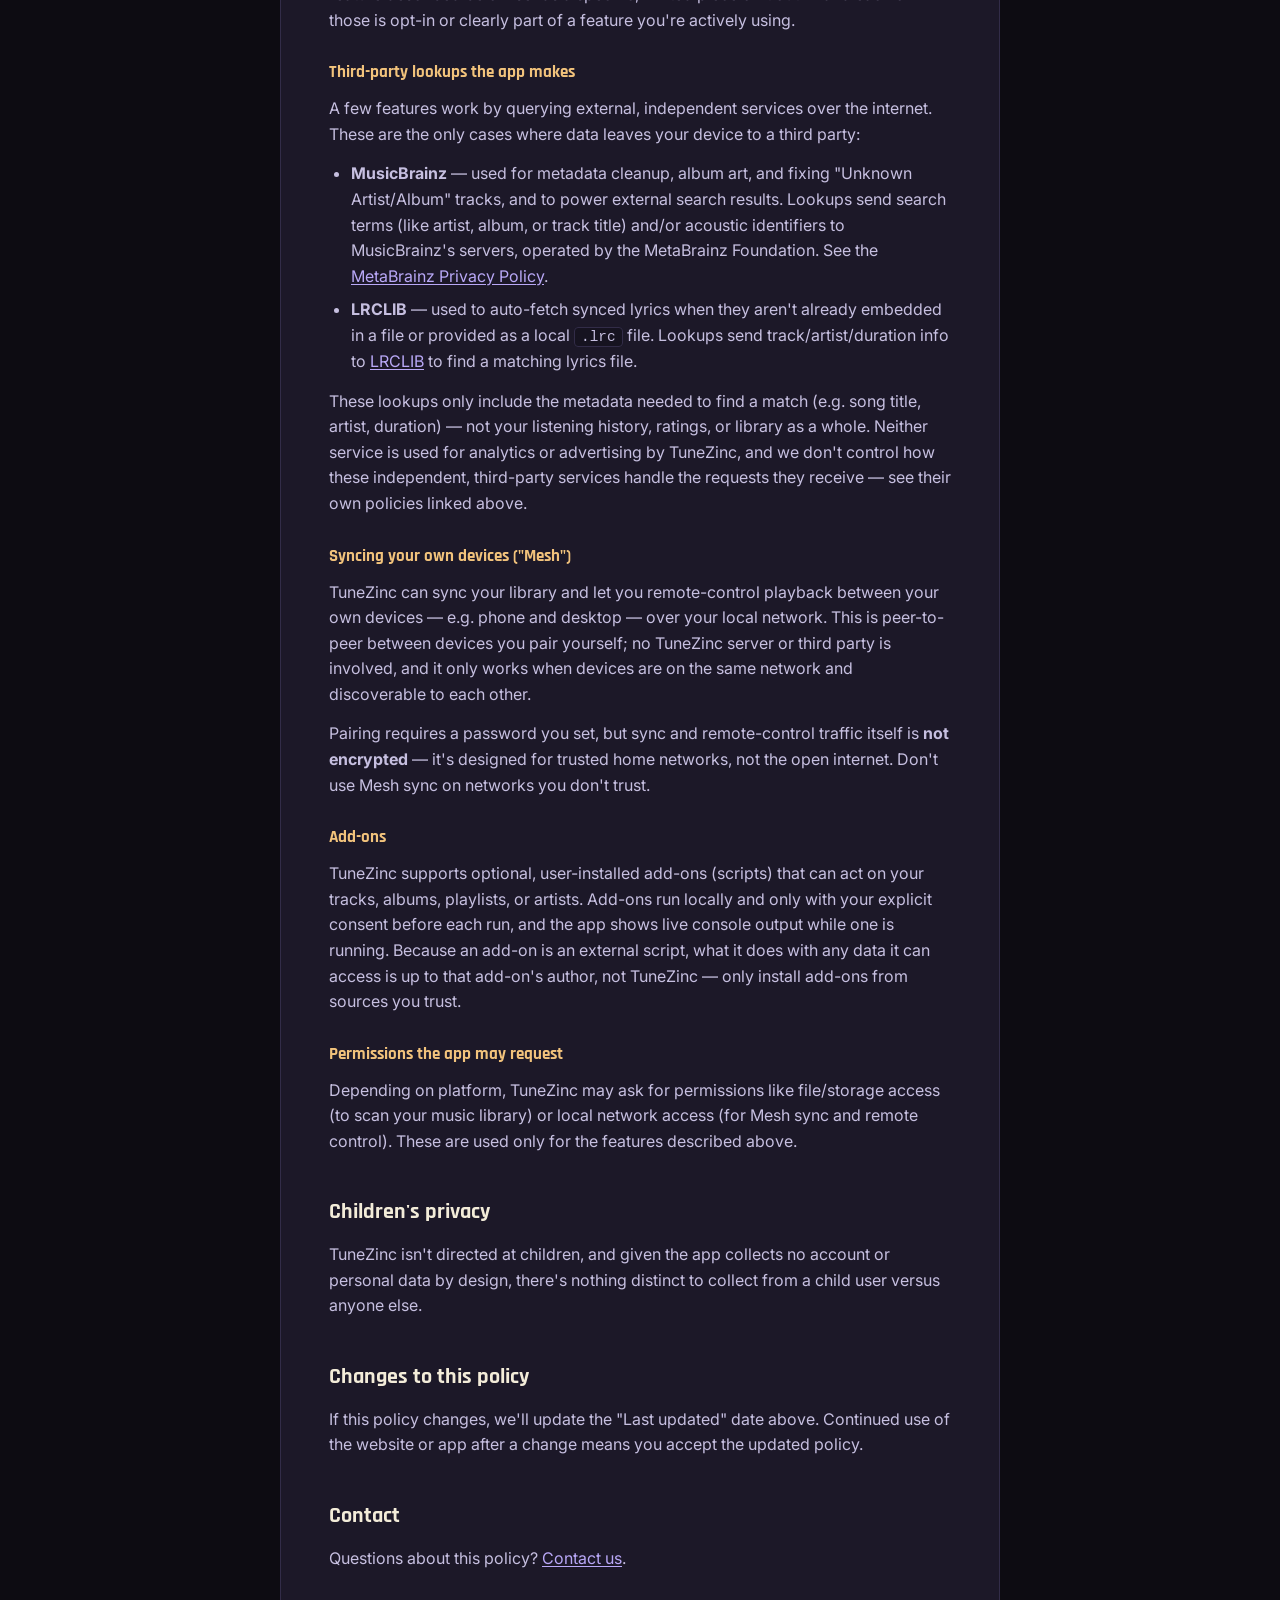
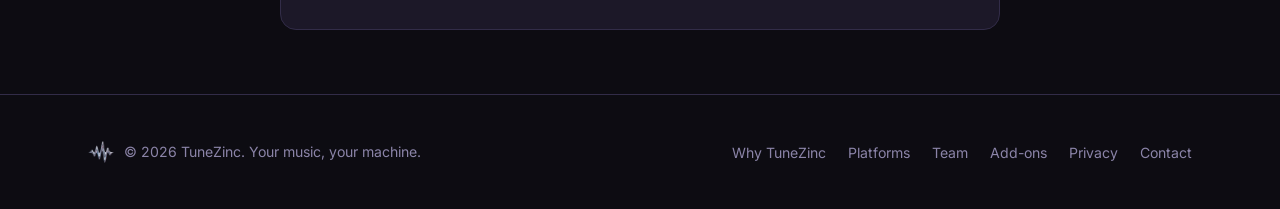
<file: privacy.html>
<!doctype html>
<html lang="en">
<head>
<meta charset="UTF-8" />
<meta name="viewport" content="width=device-width, initial-scale=1.0" />
<title>Privacy Policy — TuneZinc</title>
<meta name="description" content="How TuneZinc handles data — on this website and inside the TuneZinc app itself." />
<link rel="icon" href="assets/logo/app_icon_32.png" />
<link rel="preconnect" href="https://fonts.googleapis.com">
<link href="https://fonts.googleapis.com/css2?family=Space+Grotesk:wght@500;600;700&family=Rajdhani:wght@500;600;700&family=Inter:wght@400;500;600;700&display=swap" rel="stylesheet">
<link rel="stylesheet" href="styles.css" />
</head>
<body>

<div id="nav-mount"></div>

<header class="hero team-hero" id="top">
  <div class="wrap">
    <div class="section-head reveal" style="margin: 0 auto;">
      <span class="eyebrow">Legal</span>
      <h1>Privacy Policy</h1>
      <p>This covers two different things: this marketing website, and the TuneZinc app itself. They handle data very differently, so we've kept them separate below.</p>
    </div>
  </div>
</header>

<section>
  <div class="wrap">
    <div class="legal reveal">
      <p class="legal-updated">Last updated: August 11, 2026</p>

      <h2>Overview</h2>
      <p>TuneZinc the <strong>app</strong> is local-first: it's designed to run entirely on your own devices, with your music library stored as real files, not in a cloud account. TuneZinc the <strong>website</strong> (this site, hosted on GitHub Pages) is a simple marketing page with no login and no tracking scripts. This policy explains what little data either one touches, and where a small number of third-party lookups fit in.</p>
     
      <h2>This website</h2>
      <p>tunezinc.com is a static site hosted on <a href="https://docs.github.com/en/site-policy/privacy-policies/github-general-privacy-statement" target="_blank" rel="noopener noreferrer">GitHub Pages</a>. We don't run analytics, advertising, or tracking scripts, and this site doesn't set any cookies of its own.</p>
      <p>Because the site is served by GitHub's infrastructure, GitHub itself processes standard web request data (like IP address, browser type, and request timestamps) to serve pages and keep the service secure, per <a href="https://docs.github.com/en/site-policy/privacy-policies/github-general-privacy-statement" target="_blank" rel="noopener noreferrer">GitHub's Privacy Statement</a>. We don't have access to that data ourselves beyond aggregate, anonymized traffic stats GitHub may make available to repository owners.</p>
      <p>If you contact us by email, we'll use your email address only to reply to you.</p>

      <h2>The TuneZinc app</h2>

      <h3>No account, no cloud backend</h3>
      <p>TuneZinc doesn't require sign-up or a user account, and there's no TuneZinc server that your library, listening activity, or personal data is sent to. The app is built to work fully offline.</p>

      <h3>What stays on your device</h3>
      <p>Everything the app needs to function is stored locally, in app storage on the device you install it on:</p>
      <ul>
        <li>Your music files and the folders you point the app at</li>
        <li>Track metadata, embedded tags, and any edits you make to them</li>
        <li>Playlists, the play queue, and playback state (e.g. volume, position)</li>
        <li>Listening stats — play counts, skips, and thumbs up/down ratings</li>
        <li>The on-device recommendation index used for "song radio," auto-mix, and playlist suggestions</li>
      </ul>
      <p>None of this is uploaded anywhere by default. It never leaves your device unless a feature described below sends a specific, limited piece of it out — and each of those is opt-in or clearly part of a feature you're actively using.</p>

      <h3>Third-party lookups the app makes</h3>
      <p>A few features work by querying external, independent services over the internet. These are the only cases where data leaves your device to a third party:</p>
      <ul>
        <li><strong>MusicBrainz</strong> — used for metadata cleanup, album art, and fixing "Unknown Artist/Album" tracks, and to power external search results. Lookups send search terms (like artist, album, or track title) and/or acoustic identifiers to MusicBrainz's servers, operated by the MetaBrainz Foundation. See the <a href="https://metabrainz.org/privacy" target="_blank" rel="noopener noreferrer">MetaBrainz Privacy Policy</a>.</li>
        <li><strong>LRCLIB</strong> — used to auto-fetch synced lyrics when they aren't already embedded in a file or provided as a local <code>.lrc</code> file. Lookups send track/artist/duration info to <a href="https://lrclib.net" target="_blank" rel="noopener noreferrer">LRCLIB</a> to find a matching lyrics file.</li>
      </ul>
      <p>These lookups only include the metadata needed to find a match (e.g. song title, artist, duration) — not your listening history, ratings, or library as a whole. Neither service is used for analytics or advertising by TuneZinc, and we don't control how these independent, third-party services handle the requests they receive — see their own policies linked above.</p>

      <h3>Syncing your own devices ("Mesh")</h3>
      <p>TuneZinc can sync your library and let you remote-control playback between your own devices — e.g. phone and desktop — over your local network. This is peer-to-peer between devices you pair yourself; no TuneZinc server or third party is involved, and it only works when devices are on the same network and discoverable to each other.</p>
      <p>Pairing requires a password you set, but sync and remote-control traffic itself is <strong>not encrypted</strong> — it's designed for trusted home networks, not the open internet. Don't use Mesh sync on networks you don't trust.</p>

      <h3>Add-ons</h3>
      <p>TuneZinc supports optional, user-installed add-ons (scripts) that can act on your tracks, albums, playlists, or artists. Add-ons run locally and only with your explicit consent before each run, and the app shows live console output while one is running. Because an add-on is an external script, what it does with any data it can access is up to that add-on's author, not TuneZinc — only install add-ons from sources you trust.</p>

      <h3>Permissions the app may request</h3>
      <p>Depending on platform, TuneZinc may ask for permissions like file/storage access (to scan your music library) or local network access (for Mesh sync and remote control). These are used only for the features described above.</p>

      <h2>Children's privacy</h2>
      <p>TuneZinc isn't directed at children, and given the app collects no account or personal data by design, there's nothing distinct to collect from a child user versus anyone else.</p>

      <h2>Changes to this policy</h2>
      <p>If this policy changes, we'll update the "Last updated" date above. Continued use of the website or app after a change means you accept the updated policy.</p>

      <h2>Contact</h2>
      <p>Questions about this policy? <a href="contact.html">Contact us</a>.</p>
    </div>
  </div>
</section>

<div id="footer-mount"></div>

<script src="script.js"></script>
</body>
</html>
</file>
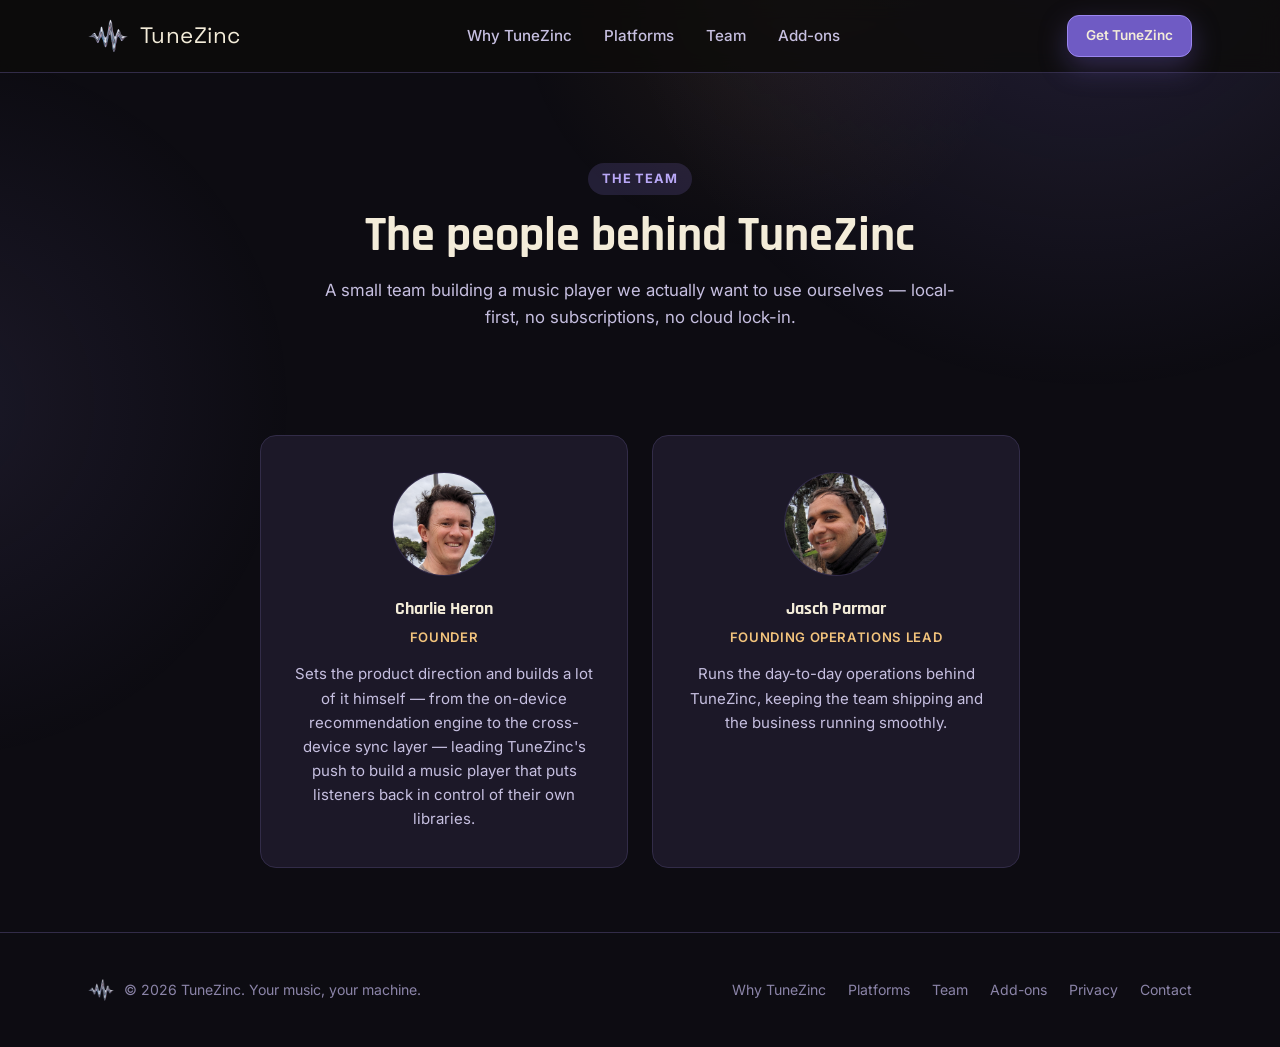
<file: team.html>
<!doctype html>
<html lang="en">
<head>
<meta charset="UTF-8" />
<meta name="viewport" content="width=device-width, initial-scale=1.0" />
<title>Team — TuneZinc</title>
<meta name="description" content="Meet the team building TuneZinc, a local-first, high-fidelity music player." />
<link rel="icon" href="assets/logo/app_icon_32.png" />
<link rel="preconnect" href="https://fonts.googleapis.com">
<link href="https://fonts.googleapis.com/css2?family=Space+Grotesk:wght@500;600;700&family=Rajdhani:wght@500;600;700&family=Inter:wght@400;500;600;700&display=swap" rel="stylesheet">
<link rel="stylesheet" href="styles.css?v=2" />
</head>
<body>

<div id="nav-mount"></div>

<header class="hero team-hero" id="top">
  <div class="wrap">
    <div class="section-head reveal" style="margin: 0 auto;">
      <span class="eyebrow">The team</span>
      <h1>The people behind TuneZinc</h1>
      <p>A small team building a music player we actually want to use ourselves — local-first, no subscriptions, no cloud lock-in.</p>
    </div>
  </div>
</header>

<section>
  <div class="wrap">
    <div class="team-grid">
      <div class="team-card reveal">
        <div class="team-avatar"><img src="assets/pics/charlie.jpeg" alt="Charlie Heron" /></div>
        <h3>Charlie Heron</h3>
        <span class="team-role">Founder</span>
        <p>Sets the product direction and builds a lot of it himself — from the on-device recommendation engine to the cross-device sync layer — leading TuneZinc's push to build a music player that puts listeners back in control of their own libraries.</p>
      </div>
      <div class="team-card reveal">
        <div class="team-avatar"><img src="assets/pics/jasch.jpeg" alt="Jasch Parmar" /></div>
        <h3>Jasch Parmar</h3>
        <span class="team-role">Founding Operations Lead</span>
        <p>Runs the day-to-day operations behind TuneZinc, keeping the team shipping and the business running smoothly.</p>
      </div>
    </div>
  </div>
</section>

<div id="footer-mount"></div>

<script src="script.js"></script>
</body>
</html>
</file>
<file: styles.css>
/* ==========================================================================
   TuneZinc marketing site — theme tokens
   Palette sampled from the app's own icon (vinyl record, amber/gold script
   wordmark, cream label) rather than the generic in-app Material seed color.
   ========================================================================== */
:root {
  --bg: #0d0c12;
  --bg-raised: #161320;
  --bg-card: #1c1828;
  --border: #322c48;

  /* Violet is the primary accent (buttons, links, icons). */
  --violet: #9b86f0;
  --violet-strong: #b9a8f7;
  --violet-dim: #6f5bc4;
  --violet-soft: rgba(155, 134, 240, 0.16);

  /* Amber/gold is a minimal secondary accent, echoing the logo's script wordmark. */
  --accent: #e3a857;
  --accent-strong: #f2c37c;
  --accent-soft: rgba(227, 168, 87, 0.08);

  --cream: #f3ecd9;
  --text: #f3ecd9;
  --text-dim: #c6bfe0;
  --text-faint: #8b84a8;

  --radius-lg: 24px;
  --radius-md: 16px;
  --radius-sm: 12px;

  --shadow: 0 20px 60px rgba(0, 0, 0, 0.5);

  --font-display: "Space Grotesk", "Inter", -apple-system, BlinkMacSystemFont, "Segoe UI", Roboto, sans-serif;
  --font-heading: "Rajdhani", "Space Grotesk", "Inter", -apple-system, BlinkMacSystemFont, "Segoe UI", Roboto, sans-serif;
  --font-body: "Inter", -apple-system, BlinkMacSystemFont, "Segoe UI", Roboto, sans-serif;

  --max-width: 1160px;
}

* {
  box-sizing: border-box;
}

html {
  scroll-behavior: smooth;
}

body {
  margin: 0;
  background: var(--bg);
  color: var(--text);
  font-family: var(--font-body);
  line-height: 1.6;
  -webkit-font-smoothing: antialiased;
}

img {
  max-width: 100%;
  display: block;
}

a {
  color: inherit;
}

.wrap {
  max-width: var(--max-width);
  margin: 0 auto;
  padding: 0 28px;
}

/* Subtle wash — violet-led, with a faint warm highlight echoing the logo */
body::before {
  content: "";
  position: fixed;
  inset: 0;
  z-index: -1;
  background:
    radial-gradient(800px circle at 85% -10%, var(--violet-soft), transparent 60%),
    radial-gradient(650px circle at -5% 45%, rgba(155, 134, 240, 0.1), transparent 55%),
    radial-gradient(420px circle at 60% 0%, var(--accent-soft), transparent 60%);
  pointer-events: none;
}

/* ---------- Nav ---------- */
.nav {
  position: sticky;
  top: 0;
  z-index: 50;
  background: rgba(13, 12, 10, 0.82);
  backdrop-filter: blur(10px);
  border-bottom: 1px solid var(--border);
}

.nav .wrap {
  display: flex;
  align-items: center;
  justify-content: space-between;
  height: 72px;
}

.brand {
  display: flex;
  align-items: center;
  gap: 12px;
  text-decoration: none;
  font-family: var(--font-display);
  font-size: 1.4rem;
  letter-spacing: 0.02em;
  color: var(--cream);
}

.brand img {
  width: 40px;
  height: 40px;
  border-radius: 50%;
}

.nav-links {
  display: flex;
  align-items: center;
  gap: 32px;
  list-style: none;
  margin: 0;
  padding: 0;
}

.nav-links a {
  text-decoration: none;
  color: var(--text-dim);
  font-size: 0.95rem;
  font-weight: 500;
  transition: color 0.2s ease;
}

.nav-links a:hover {
  color: var(--violet-strong);
}

.nav-cta {
  display: inline-flex;
  align-items: center;
  gap: 8px;
}

.nav-toggle {
  display: none;
  background: none;
  border: 1px solid var(--border);
  border-radius: var(--radius-sm);
  color: var(--text);
  width: 42px;
  height: 42px;
  align-items: center;
  justify-content: center;
  cursor: pointer;
}

/* ---------- Buttons ---------- */
.btn {
  display: inline-flex;
  align-items: center;
  justify-content: center;
  gap: 8px;
  padding: 13px 26px;
  border-radius: var(--radius-sm);
  font-weight: 600;
  font-size: 0.95rem;
  text-decoration: none;
  cursor: pointer;
  border: 1px solid transparent;
  transition: transform 0.15s ease, box-shadow 0.15s ease, border-color 0.15s ease;
  white-space: nowrap;
}

.btn:hover {
  transform: translateY(-1px);
}

.btn-primary {
  background: var(--violet-dim);
  border: 1px solid var(--violet);
  color: var(--cream);
  box-shadow: 0 10px 28px rgba(111, 91, 196, 0.35);
}

.btn-primary:hover {
  background: var(--violet);
  box-shadow: 0 14px 34px rgba(111, 91, 196, 0.45);
}

.btn-ghost {
  background: transparent;
  border-color: var(--border);
  color: var(--text);
}

.btn-ghost:hover {
  border-color: var(--violet);
  color: var(--violet-strong);
}

.btn-sm {
  padding: 9px 18px;
  font-size: 0.85rem;
}

/* ---------- Hero ---------- */
.hero {
  padding: 110px 0 90px;
}

.hero .wrap {
  display: grid;
  grid-template-columns: 1.1fr 0.9fr;
  gap: 56px;
  align-items: center;
}

.eyebrow {
  display: inline-flex;
  align-items: center;
  gap: 8px;
  padding: 6px 14px;
  border-radius: 999px;
  background: var(--violet-soft);
  color: var(--violet-strong);
  font-size: 0.8rem;
  font-weight: 700;
  letter-spacing: 0.06em;
  text-transform: uppercase;
  margin-bottom: 22px;
}

.hero h1 {
  font-family: var(--font-heading);
  font-size: clamp(2.6rem, 5vw, 3.8rem);
  line-height: 1.08;
  margin: 0 0 22px;
  color: var(--cream);
}

.hero h1 em {
  font-style: italic;
  color: var(--accent-strong);
}

.hero p.lead {
  font-size: 1.15rem;
  color: var(--text-dim);
  max-width: 46ch;
  margin: 0 0 16px;
}

.tech-aside {
  font-size: 0.85rem;
  color: var(--text-faint);
  margin: 0 0 34px;
}

.hero-actions {
  display: flex;
  gap: 14px;
  flex-wrap: wrap;
  margin-bottom: 36px;
}

.platform-badges {
  display: flex;
  gap: 10px;
  flex-wrap: wrap;
}

.badge {
  display: inline-flex;
  align-items: center;
  gap: 6px;
  padding: 7px 13px;
  border: 1px solid var(--border);
  border-radius: 999px;
  font-size: 0.78rem;
  color: var(--text-faint);
}

.badge .soon,
.platform-list .soon {
  font-style: normal;
  font-size: 0.68em;
  font-weight: 600;
  text-transform: uppercase;
  letter-spacing: 0.04em;
  color: var(--violet);
  opacity: 0.85;
}

/* ---------- Hero visual / screenshot placeholders ---------- */
.shot-placeholder {
  position: relative;
  border-radius: var(--radius-lg);
  border: 1px solid var(--border);
  background:
    linear-gradient(160deg, var(--bg-card), var(--bg-raised));
  box-shadow: var(--shadow);
  overflow: hidden;
  display: flex;
  align-items: center;
  justify-content: center;
  min-height: 260px;
  text-align: center;
}

.shot-placeholder::before {
  content: "";
  position: absolute;
  inset: 0;
  background-image:
    repeating-linear-gradient(90deg, transparent 0, transparent 22px, rgba(243,236,217,0.03) 23px);
  opacity: 0.6;
}

.shot-placeholder .shot-label {
  position: relative;
  display: flex;
  flex-direction: column;
  align-items: center;
  gap: 10px;
  color: var(--text-faint);
  padding: 24px;
}

.shot-placeholder .shot-icon {
  width: 46px;
  height: 46px;
  border-radius: 50%;
  border: 2px dashed var(--border);
  display: flex;
  align-items: center;
  justify-content: center;
  color: var(--violet-strong);
}

.shot-placeholder .shot-icon svg {
  width: 20px;
  height: 20px;
}

.shot-placeholder .shot-tag {
  font-size: 0.72rem;
  letter-spacing: 0.08em;
  text-transform: uppercase;
  color: var(--text-faint);
}

.hero-shot {
  aspect-ratio: 4 / 3.1;
}

/* ---------- Section scaffolding ---------- */
section {
  padding: 64px 0;
}

.section-head {
  max-width: 640px;
  margin: 0 auto 52px;
  text-align: center;
}

.section-head .eyebrow {
  margin-bottom: 16px;
}

.section-head h2 {
  font-family: var(--font-heading);
  font-size: clamp(2rem, 3.4vw, 2.6rem);
  color: var(--cream);
  margin: 0 0 14px;
}

.section-head p {
  color: var(--text-dim);
  font-size: 1.05rem;
  margin: 0;
}

/* ---------- Why cards ---------- */
.why-grid {
  display: grid;
  grid-template-columns: repeat(4, 1fr);
  gap: 20px;
}

.why-card {
  background: var(--bg-card);
  border: 1px solid var(--border);
  border-radius: var(--radius-md);
  padding: 28px 24px;
  transition: transform 0.2s ease, border-color 0.2s ease;
}

.why-card:hover {
  transform: translateY(-4px);
  border-color: var(--violet);
}

.why-card .icon {
  width: 44px;
  height: 44px;
  border-radius: var(--radius-sm);
  background: var(--violet-soft);
  color: var(--violet-strong);
  display: flex;
  align-items: center;
  justify-content: center;
  margin-bottom: 18px;
}

.why-card .icon svg {
  width: 22px;
  height: 22px;
}

.why-card h3 {
  margin: 0 0 10px;
  font-size: 1.08rem;
  font-family: var(--font-heading);
  color: var(--cream);
}

.why-card p {
  margin: 0 0 12px;
  color: var(--text-dim);
  font-size: 0.94rem;
}

.why-card .tech-note {
  margin: 0;
  font-size: 0.82rem;
  color: var(--text-faint);
  border-top: 1px dashed var(--border);
  padding-top: 12px;
}

/* ---------- Feature rows ---------- */
.feature-row {
  display: grid;
  grid-template-columns: 1fr 1fr;
  gap: 60px;
  align-items: center;
  padding: 64px 0;
  border-bottom: 1px solid var(--border);
}

.feature-row:last-child {
  border-bottom: none;
}

.feature-row.reverse .feature-copy {
  order: 2;
}

.feature-row.reverse .shot-placeholder {
  order: 1;
}

.feature-copy .eyebrow {
  margin-bottom: 14px;
}

.feature-copy h3 {
  font-family: var(--font-heading);
  font-size: 1.9rem;
  color: var(--cream);
  margin: 0 0 16px;
}

.feature-copy p {
  color: var(--text-dim);
  font-size: 1rem;
  margin: 0 0 14px;
}

.feature-copy ul {
  margin: 18px 0 0;
  padding: 0;
  list-style: none;
  display: grid;
  gap: 10px;
}

.feature-copy ul li {
  display: flex;
  gap: 10px;
  color: var(--text-dim);
  font-size: 0.92rem;
}

.feature-copy ul li::before {
  content: "";
  flex-shrink: 0;
  width: 7px;
  height: 7px;
  margin-top: 7px;
  border-radius: 50%;
  background: var(--violet);
}

.feature-shot {
  aspect-ratio: 4 / 3;
}

/* ---------- Team page ---------- */
.team-hero {
  padding: 90px 0 40px;
  text-align: center;
}

.team-hero .wrap {
  display: block;
}

.team-hero .section-head h1 {
  font-family: var(--font-heading);
  font-size: clamp(2.2rem, 4vw, 3rem);
  color: var(--cream);
  margin: 0 0 14px;
}

.team-grid {
  display: grid;
  grid-template-columns: repeat(2, 1fr);
  gap: 24px;
  max-width: 760px;
  margin: 0 auto;
}

.team-card {
  background: var(--bg-card);
  border: 1px solid var(--border);
  border-radius: var(--radius-md);
  padding: 36px 28px;
  text-align: center;
  transition: transform 0.2s ease, border-color 0.2s ease;
}

.team-card:hover {
  transform: translateY(-4px);
  border-color: var(--violet);
}

.team-avatar {
  width: 104px;
  height: 104px;
  margin: 0 auto 18px;
  border-radius: 50%;
  background: var(--violet-soft);
  color: var(--violet-strong);
  display: flex;
  align-items: center;
  justify-content: center;
  font-family: var(--font-display);
  font-size: 1.5rem;
  font-weight: 600;
  border: 1px dashed var(--border);
  overflow: hidden;
}

.team-avatar img {
  width: 100%;
  height: 100%;
  object-fit: cover;
}

.team-card h3 {
  margin: 0 0 4px;
  color: var(--cream);
  font-size: 1.15rem;
  font-family: var(--font-heading);
}

.team-role {
  display: block;
  color: var(--accent-strong);
  font-size: 0.82rem;
  font-weight: 600;
  text-transform: uppercase;
  letter-spacing: 0.05em;
  margin-bottom: 14px;
}

.team-card p {
  margin: 0;
  color: var(--text-dim);
  font-size: 0.94rem;
}

@media (max-width: 700px) {
  .team-grid {
    grid-template-columns: 1fr;
  }
}

/* ---------- Legal / prose pages ---------- */
.legal {
  max-width: 720px;
  margin: 0 auto;
  background: var(--bg-card);
  border: 1px solid var(--border);
  border-radius: var(--radius-md);
  padding: 44px 48px;
}

.legal-updated {
  color: var(--text-faint);
  font-size: 0.9rem;
  margin: -8px 0 32px;
}

.legal h2 {
  font-family: var(--font-heading);
  color: var(--cream);
  font-size: 1.4rem;
  margin: 40px 0 12px;
}

.legal h2:first-of-type {
  margin-top: 0;
}

.legal h3 {
  font-family: var(--font-heading);
  color: var(--accent-strong);
  font-size: 1.05rem;
  margin: 26px 0 10px;
}

.legal p {
  color: var(--text-dim);
  margin: 0 0 14px;
}

.legal ul {
  color: var(--text-dim);
  margin: 0 0 14px;
  padding-left: 22px;
}

.legal li {
  margin-bottom: 8px;
}

.legal a {
  color: var(--violet-strong);
  text-decoration: underline;
  text-underline-offset: 2px;
}

.legal a:hover {
  color: var(--accent-strong);
}

.legal code {
  background: var(--bg-raised);
  border: 1px solid var(--border);
  border-radius: 4px;
  padding: 1px 6px;
  font-size: 0.9em;
}

.legal pre {
  background: var(--bg-raised);
  border: 1px solid var(--border);
  border-radius: var(--radius-sm);
  padding: 18px 20px;
  overflow-x: auto;
  margin: 0 0 18px;
}

.legal pre code {
  background: none;
  border: none;
  padding: 0;
  font-size: 0.85em;
}

.legal pre,
.legal code {
  font-family: "SFMono-Regular", Consolas, "Liberation Mono", Menlo, monospace;
}

.legal table {
  width: 100%;
  border-collapse: collapse;
  margin: 0 0 18px;
  font-size: 0.92rem;
}

.legal th,
.legal td {
  text-align: left;
  padding: 8px 12px;
  border-bottom: 1px solid var(--border);
  color: var(--text-dim);
  vertical-align: top;
}

.legal th {
  color: var(--cream);
  font-family: var(--font-heading);
  font-weight: 600;
}

.legal ol {
  color: var(--text-dim);
  margin: 0 0 14px;
  padding-left: 22px;
}

.legal ol li {
  margin-bottom: 8px;
}

@media (max-width: 700px) {
  .legal {
    padding: 32px 22px;
  }
}

/* ---------- Contact form ---------- */
.contact-form {
  max-width: 560px;
  margin: 0 auto;
  background: var(--bg-card);
  border: 1px solid var(--border);
  border-radius: var(--radius-md);
  padding: 44px 48px;
  display: flex;
  flex-direction: column;
  gap: 22px;
}

.form-field {
  display: flex;
  flex-direction: column;
  gap: 8px;
}

.form-field label {
  color: var(--text-dim);
  font-size: 0.9rem;
  font-weight: 600;
}

.form-field input,
.form-field textarea {
  background: var(--bg-raised);
  border: 1px solid var(--border);
  border-radius: var(--radius-sm);
  padding: 12px 14px;
  color: var(--text);
  font-family: var(--font-body);
  font-size: 0.95rem;
  resize: vertical;
  transition: border-color 0.2s ease;
}

.form-field input:focus,
.form-field textarea:focus {
  outline: none;
  border-color: var(--violet);
}

.contact-form .btn {
  align-self: flex-start;
}

@media (max-width: 700px) {
  .contact-form {
    padding: 32px 22px;
  }
}

/* ---------- Platform strip ---------- */
.platform-strip {
  background: var(--bg-raised);
  border-top: 1px solid var(--border);
  border-bottom: 1px solid var(--border);
}

.platform-strip .wrap {
  display: flex;
  align-items: center;
  justify-content: space-between;
  gap: 24px;
  flex-wrap: wrap;
  padding: 40px 28px;
}

.platform-strip h4 {
  margin: 0;
  color: var(--text-faint);
  font-size: 0.85rem;
  text-transform: uppercase;
  letter-spacing: 0.08em;
  font-weight: 600;
}

.platform-list {
  display: flex;
  gap: 30px;
  flex-wrap: wrap;
  list-style: none;
  margin: 0;
  padding: 0;
}

.platform-list li {
  display: flex;
  align-items: center;
  gap: 9px;
  color: var(--text-dim);
  font-size: 0.95rem;
  font-weight: 500;
}

.platform-list .dot {
  width: 8px;
  height: 8px;
  border-radius: 50%;
  background: var(--violet);
}

/* ---------- Trust / tradeoffs callout ---------- */
.trust {
  background: var(--bg-card);
  border: 1px solid var(--border);
  border-radius: var(--radius-lg);
  padding: 40px;
  display: grid;
  grid-template-columns: auto 1fr;
  gap: 24px;
  align-items: flex-start;
}

.trust .icon {
  width: 52px;
  height: 52px;
  border-radius: 50%;
  background: var(--violet-soft);
  color: var(--violet-strong);
  display: flex;
  align-items: center;
  justify-content: center;
  flex-shrink: 0;
}

.trust .icon svg {
  width: 24px;
  height: 24px;
}

.trust h3 {
  margin: 0 0 10px;
  color: var(--cream);
  font-size: 1.3rem;
  font-family: var(--font-heading);
}

.trust p {
  margin: 0;
  color: var(--text-dim);
}

/* ---------- CTA ---------- */
.cta-band {
  text-align: center;
  padding: 72px 0;
}

.cta-logo {
  width: 180px;
  aspect-ratio: 1 / 1;
  object-fit: cover;
  object-position: center;
  margin: 0 auto 24px;
  display: block;
}

.cta-band h2 {
  font-family: var(--font-heading);
  font-size: clamp(2.2rem, 4vw, 3rem);
  color: var(--cream);
  margin: 0 0 18px;
}

.cta-band p {
  color: var(--text-dim);
  max-width: 46ch;
  margin: 0 auto 34px;
  font-size: 1.05rem;
}

.cta-band .hero-actions {
  justify-content: center;
}

/* ---------- Footer ---------- */
footer {
  border-top: 1px solid var(--border);
  padding: 44px 0;
}

footer .wrap {
  display: flex;
  align-items: center;
  justify-content: space-between;
  gap: 20px;
  flex-wrap: wrap;
}

.footer-brand {
  display: flex;
  align-items: center;
  gap: 10px;
  color: var(--text-faint);
  font-size: 0.88rem;
}

.footer-brand img {
  width: 26px;
  height: 26px;
  border-radius: 50%;
}

.footer-links {
  display: flex;
  gap: 22px;
  list-style: none;
  margin: 0;
  padding: 0;
}

.footer-links a {
  text-decoration: none;
  color: var(--text-faint);
  font-size: 0.88rem;
}

.footer-links a:hover {
  color: var(--violet-strong);
}

/* ---------- Reveal-on-scroll ---------- */
.reveal {
  opacity: 0;
  transform: translateY(18px);
  transition: opacity 0.6s ease, transform 0.6s ease;
}

.reveal.is-visible {
  opacity: 1;
  transform: translateY(0);
}

/* ---------- Responsive ---------- */
@media (max-width: 920px) {
  .hero .wrap {
    grid-template-columns: 1fr;
  }

  .hero {
    padding: 60px 0 50px;
    text-align: left;
  }

  .why-grid {
    grid-template-columns: repeat(2, 1fr);
  }

  .feature-row,
  .feature-row.reverse {
    grid-template-columns: 1fr;
  }

  .feature-row.reverse .feature-copy {
    order: 1;
  }

  .feature-row.reverse .shot-placeholder {
    order: 2;
  }

  .trust {
    grid-template-columns: 1fr;
  }
}

@media (max-width: 700px) {
  .nav-links,
  .nav-cta {
    display: none;
  }

  .nav-toggle {
    display: flex;
  }

  body.nav-open .nav-links {
    display: flex;
    position: absolute;
    top: 72px;
    left: 0;
    right: 0;
    background: var(--bg-raised);
    border-bottom: 1px solid var(--border);
    flex-direction: column;
    gap: 0;
    padding: 8px 0;
  }

  body.nav-open .nav-links a {
    padding: 14px 28px;
    width: 100%;
  }

  body.nav-open .nav-cta {
    display: none;
  }

  .why-grid {
    grid-template-columns: 1fr;
  }

  .platform-strip .wrap {
    flex-direction: column;
    align-items: flex-start;
  }

  footer .wrap {
    flex-direction: column;
    align-items: flex-start;
  }
}

/* ---------- Real screenshots in placeholder frames ---------- */
.shot-placeholder.has-shot {
  min-height: 0;
}

.shot-placeholder.has-shot::before {
  display: none;
}

.shot-placeholder.has-shot img {
  display: block;
  width: 100%;
  height: 100%;
  object-fit: cover;
}
</file>
